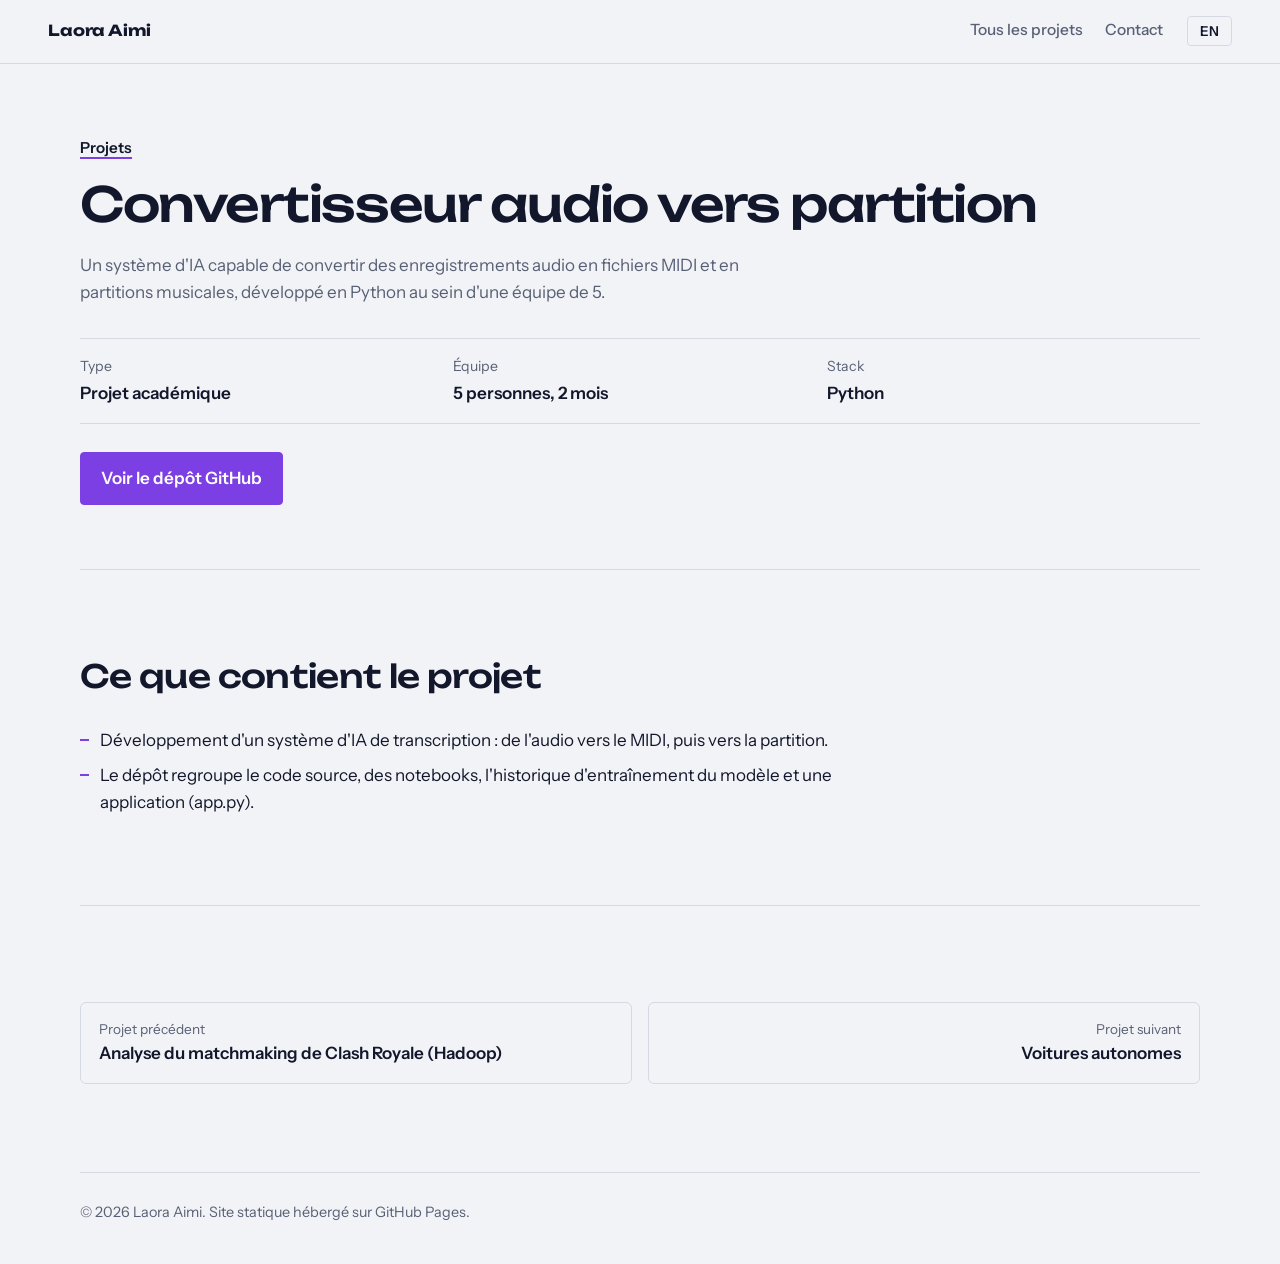
<file: projet-audio-partition.html>
<!DOCTYPE html>
<html lang="fr">
<head>
  <meta charset="utf-8">
  <meta name="viewport" content="width=device-width, initial-scale=1">
  <title data-en="Audio-to-score converter | Laora Aimi">Convertisseur audio vers partition | Laora Aimi</title>
  <meta name="description" content="Un système d&#x27;IA capable de convertir des enregistrements audio en fichiers MIDI et en partitions musicales, développé en Python au sein d&#x27;une équipe de 5.">
  <meta name="color-scheme" content="light dark">
  <link rel="icon" href="data:image/svg+xml,%3Csvg xmlns='http://www.w3.org/2000/svg' viewBox='0 0 64 64'%3E%3Crect width='64' height='64' fill='%237B3FE4'/%3E%3Cpath d='M8 44 L22 44 L30 20 L42 50 L56 18' fill='none' stroke='white' stroke-width='6' stroke-linejoin='round' stroke-linecap='round'/%3E%3C/svg%3E">
  <link rel="preconnect" href="https://fonts.googleapis.com">
  <link rel="preconnect" href="https://fonts.gstatic.com" crossorigin>
  <link href="https://fonts.googleapis.com/css2?family=Instrument+Sans:wght@400;500;600;700&family=Unbounded:wght@500;700&display=swap" rel="stylesheet">
  <link rel="stylesheet" href="style.css">
</head>
<body id="top">
  <a class="skip" href="#contenu" data-en="Skip to content">Aller au contenu</a>

  <header class="bar">
    <a class="brand" href="index.html">Laora Aimi</a>
    <nav aria-label="Navigation principale">
      <a href="index.html#projets" data-en="All projects">Tous les projets</a>
      <a href="index.html#contact">Contact</a>
    </nav>
    <button class="lang" id="lang" type="button" aria-label="Switch to English">EN</button>
  </header>

  <main id="contenu">
    <section class="case-head wrap">
      <p class="crumb"><a class="link" href="index.html#projets" data-en="Projects">Projets</a></p>
      <h1 class="case-title" data-en="Audio-to-score converter">Convertisseur audio vers partition</h1>
      <p class="lead" data-en="An AI system able to convert audio recordings into MIDI files and musical scores, developed in Python within a team of 5.">Un système d&#x27;IA capable de convertir des enregistrements audio en fichiers MIDI et en partitions musicales, développé en Python au sein d&#x27;une équipe de 5.</p>
      <dl class="facts">
        <div><dt data-en="Type">Type</dt><dd data-en="Academic project">Projet académique</dd></div>
        <div><dt data-en="Team">Équipe</dt><dd data-en="5 people, 2 months">5 personnes, 2 mois</dd></div>
        <div><dt data-en="Stack">Stack</dt><dd data-en="Python">Python</dd></div>
      </dl>
      <p class="actions">
        <a class="btn primary" href="https://github.com/ClutchKoenig/Keio_Music_Transcription" target="_blank" rel="noopener" data-en="View the GitHub repository">Voir le dépôt GitHub</a>
      </p>
    </section>

    <section class="sec wrap">
      <h2 data-en="What the project contains">Ce que contient le projet</h2>
      <div class="prose">
        <ul class="plain">
          <li data-en="Development of an AI transcription system: from audio to MIDI, then to a score.">Développement d&#x27;un système d&#x27;IA de transcription : de l&#x27;audio vers le MIDI, puis vers la partition.</li>
          <li data-en="The repository holds the source code, notebooks, the model&#x27;s training history and an application (app.py).">Le dépôt regroupe le code source, des notebooks, l&#x27;historique d&#x27;entraînement du modèle et une application (app.py).</li>
        </ul>
      </div>
    </section>

    <!-- À compléter : captures d'écran, résultats chiffrés, ta contribution personnelle. -->
    <section class="sec wrap">
      <div class="pnav">
        <a class="prev" href="projet-clash-royale.html"><small data-en="Previous project">Projet précédent</small><strong data-en="Clash Royale matchmaking analysis (Hadoop)">Analyse du matchmaking de Clash Royale (Hadoop)</strong></a>
        <a class="next" href="projet-voitures-autonomes.html"><small data-en="Next project">Projet suivant</small><strong data-en="Autonomous cars">Voitures autonomes</strong></a>
      </div>
    </section>
  </main>

  <footer class="wrap foot">
    <span data-en="© 2026 Laora Aimi. Static site hosted on GitHub Pages.">© 2026 Laora Aimi. Site statique hébergé sur GitHub Pages.</span>
  </footer>

  <script src="script.js"></script>
</body>
</html>
</file>
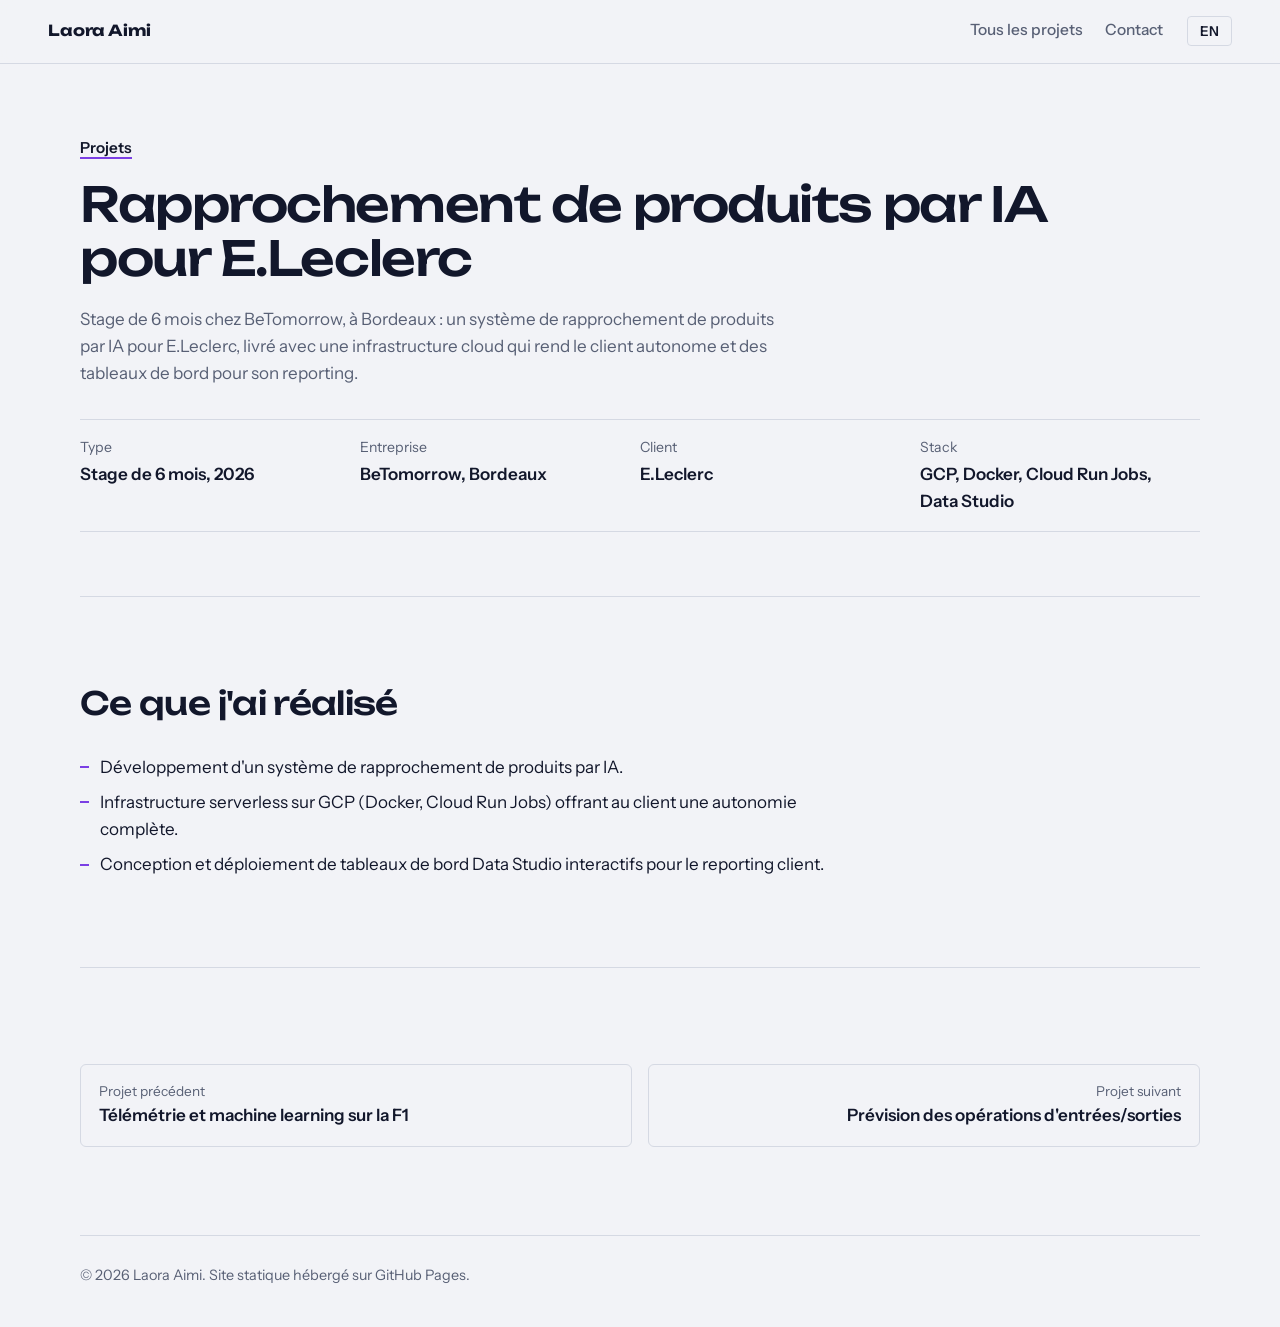
<file: projet-betomorrow.html>
<!DOCTYPE html>
<html lang="fr">
<head>
  <meta charset="utf-8">
  <meta name="viewport" content="width=device-width, initial-scale=1">
  <title data-en="AI product matching for E.Leclerc | Laora Aimi">Rapprochement de produits par IA pour E.Leclerc | Laora Aimi</title>
  <meta name="description" content="Stage de 6 mois chez BeTomorrow, à Bordeaux : un système de rapprochement de produits par IA pour E.Leclerc, livré avec une infrastructure cloud qui rend le client autonome et des tableaux de bord pour son reporting.">
  <meta name="color-scheme" content="light dark">
  <link rel="icon" href="data:image/svg+xml,%3Csvg xmlns='http://www.w3.org/2000/svg' viewBox='0 0 64 64'%3E%3Crect width='64' height='64' fill='%237B3FE4'/%3E%3Cpath d='M8 44 L22 44 L30 20 L42 50 L56 18' fill='none' stroke='white' stroke-width='6' stroke-linejoin='round' stroke-linecap='round'/%3E%3C/svg%3E">
  <link rel="preconnect" href="https://fonts.googleapis.com">
  <link rel="preconnect" href="https://fonts.gstatic.com" crossorigin>
  <link href="https://fonts.googleapis.com/css2?family=Instrument+Sans:wght@400;500;600;700&family=Unbounded:wght@500;700&display=swap" rel="stylesheet">
  <link rel="stylesheet" href="style.css">
</head>
<body id="top">
  <a class="skip" href="#contenu" data-en="Skip to content">Aller au contenu</a>

  <header class="bar">
    <a class="brand" href="index.html">Laora Aimi</a>
    <nav aria-label="Navigation principale">
      <a href="index.html#projets" data-en="All projects">Tous les projets</a>
      <a href="index.html#contact">Contact</a>
    </nav>
    <button class="lang" id="lang" type="button" aria-label="Switch to English">EN</button>
  </header>

  <main id="contenu">
    <section class="case-head wrap">
      <p class="crumb"><a class="link" href="index.html#projets" data-en="Projects">Projets</a></p>
      <h1 class="case-title" data-en="AI product matching for E.Leclerc">Rapprochement de produits par IA pour E.Leclerc</h1>
      <p class="lead" data-en="A 6-month internship at BeTomorrow in Bordeaux: an AI product matching system for E.Leclerc, delivered with a cloud infrastructure that makes the client autonomous and dashboards for its reporting.">Stage de 6 mois chez BeTomorrow, à Bordeaux : un système de rapprochement de produits par IA pour E.Leclerc, livré avec une infrastructure cloud qui rend le client autonome et des tableaux de bord pour son reporting.</p>
      <dl class="facts">
        <div><dt data-en="Type">Type</dt><dd data-en="6-month internship, 2026">Stage de 6 mois, 2026</dd></div>
        <div><dt data-en="Company">Entreprise</dt><dd data-en="BeTomorrow, Bordeaux">BeTomorrow, Bordeaux</dd></div>
        <div><dt data-en="Client">Client</dt><dd data-en="E.Leclerc">E.Leclerc</dd></div>
        <div><dt data-en="Stack">Stack</dt><dd data-en="GCP, Docker, Cloud Run Jobs, Data Studio">GCP, Docker, Cloud Run Jobs, Data Studio</dd></div>
      </dl>
    </section>

    <section class="sec wrap">
      <h2 data-en="What I built">Ce que j&#x27;ai réalisé</h2>
      <div class="prose">
        <ul class="plain">
          <li data-en="Development of an AI-powered product matching system.">Développement d&#x27;un système de rapprochement de produits par IA.</li>
          <li data-en="Serverless infrastructure on GCP (Docker, Cloud Run Jobs) giving the client full autonomy.">Infrastructure serverless sur GCP (Docker, Cloud Run Jobs) offrant au client une autonomie complète.</li>
          <li data-en="Design and deployment of interactive Data Studio dashboards for client reporting.">Conception et déploiement de tableaux de bord Data Studio interactifs pour le reporting client.</li>
        </ul>
      </div>
    </section>

    <!-- À compléter : captures d'écran, résultats chiffrés, ta contribution personnelle. -->
    <section class="sec wrap">
      <div class="pnav">
        <a class="prev" href="projet-telemetrie-ml-f1.html"><small data-en="Previous project">Projet précédent</small><strong data-en="F1 telemetry and machine learning">Télémétrie et machine learning sur la F1</strong></a>
        <a class="next" href="projet-inria.html"><small data-en="Next project">Projet suivant</small><strong data-en="I/O operations forecasting">Prévision des opérations d&#x27;entrées/sorties</strong></a>
      </div>
    </section>
  </main>

  <footer class="wrap foot">
    <span data-en="© 2026 Laora Aimi. Static site hosted on GitHub Pages.">© 2026 Laora Aimi. Site statique hébergé sur GitHub Pages.</span>
  </footer>

  <script src="script.js"></script>
</body>
</html>
</file>
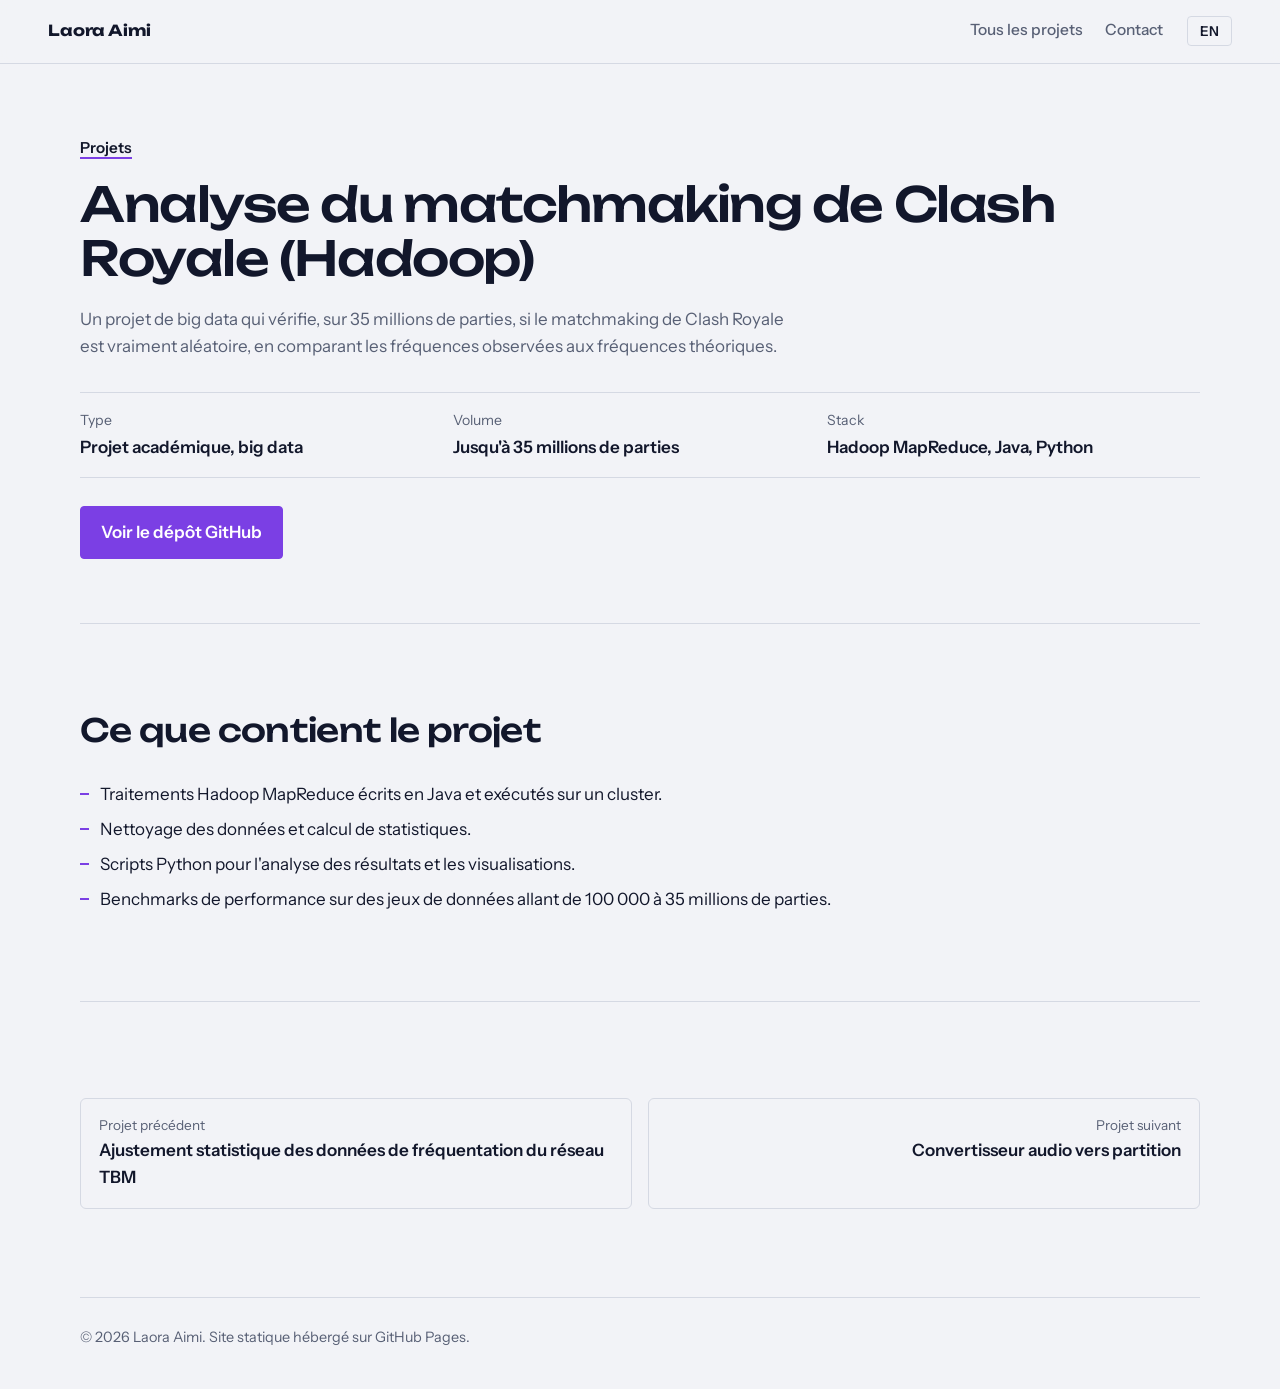
<file: projet-clash-royale.html>
<!DOCTYPE html>
<html lang="fr">
<head>
  <meta charset="utf-8">
  <meta name="viewport" content="width=device-width, initial-scale=1">
  <title data-en="Clash Royale matchmaking analysis (Hadoop) | Laora Aimi">Analyse du matchmaking de Clash Royale (Hadoop) | Laora Aimi</title>
  <meta name="description" content="Un projet de big data qui vérifie, sur 35 millions de parties, si le matchmaking de Clash Royale est vraiment aléatoire, en comparant les fréquences observées aux fréquences théoriques.">
  <meta name="color-scheme" content="light dark">
  <link rel="icon" href="data:image/svg+xml,%3Csvg xmlns='http://www.w3.org/2000/svg' viewBox='0 0 64 64'%3E%3Crect width='64' height='64' fill='%237B3FE4'/%3E%3Cpath d='M8 44 L22 44 L30 20 L42 50 L56 18' fill='none' stroke='white' stroke-width='6' stroke-linejoin='round' stroke-linecap='round'/%3E%3C/svg%3E">
  <link rel="preconnect" href="https://fonts.googleapis.com">
  <link rel="preconnect" href="https://fonts.gstatic.com" crossorigin>
  <link href="https://fonts.googleapis.com/css2?family=Instrument+Sans:wght@400;500;600;700&family=Unbounded:wght@500;700&display=swap" rel="stylesheet">
  <link rel="stylesheet" href="style.css">
</head>
<body id="top">
  <a class="skip" href="#contenu" data-en="Skip to content">Aller au contenu</a>

  <header class="bar">
    <a class="brand" href="index.html">Laora Aimi</a>
    <nav aria-label="Navigation principale">
      <a href="index.html#projets" data-en="All projects">Tous les projets</a>
      <a href="index.html#contact">Contact</a>
    </nav>
    <button class="lang" id="lang" type="button" aria-label="Switch to English">EN</button>
  </header>

  <main id="contenu">
    <section class="case-head wrap">
      <p class="crumb"><a class="link" href="index.html#projets" data-en="Projects">Projets</a></p>
      <h1 class="case-title" data-en="Clash Royale matchmaking analysis (Hadoop)">Analyse du matchmaking de Clash Royale (Hadoop)</h1>
      <p class="lead" data-en="A big data project that checks, over 35 million games, whether Clash Royale&#x27;s matchmaking is really random, by comparing observed frequencies with theoretical ones.">Un projet de big data qui vérifie, sur 35 millions de parties, si le matchmaking de Clash Royale est vraiment aléatoire, en comparant les fréquences observées aux fréquences théoriques.</p>
      <dl class="facts">
        <div><dt data-en="Type">Type</dt><dd data-en="Academic project, big data">Projet académique, big data</dd></div>
        <div><dt data-en="Volume">Volume</dt><dd data-en="Up to 35 million games">Jusqu&#x27;à 35 millions de parties</dd></div>
        <div><dt data-en="Stack">Stack</dt><dd data-en="Hadoop MapReduce, Java, Python">Hadoop MapReduce, Java, Python</dd></div>
      </dl>
      <p class="actions">
        <a class="btn primary" href="https://github.com/jules-maulard/clash-royale-analytics" target="_blank" rel="noopener" data-en="View the GitHub repository">Voir le dépôt GitHub</a>
      </p>
    </section>

    <section class="sec wrap">
      <h2 data-en="What the project contains">Ce que contient le projet</h2>
      <div class="prose">
        <ul class="plain">
          <li data-en="Hadoop MapReduce jobs written in Java and run on a cluster.">Traitements Hadoop MapReduce écrits en Java et exécutés sur un cluster.</li>
          <li data-en="Data cleaning and statistics computation.">Nettoyage des données et calcul de statistiques.</li>
          <li data-en="Python scripts for results analysis and visualisations.">Scripts Python pour l&#x27;analyse des résultats et les visualisations.</li>
          <li data-en="Performance benchmarks on datasets from 100,000 to 35 million games.">Benchmarks de performance sur des jeux de données allant de 100 000 à 35 millions de parties.</li>
        </ul>
      </div>
    </section>

    <!-- À compléter : captures d'écran, résultats chiffrés, ta contribution personnelle. -->
    <section class="sec wrap">
      <div class="pnav">
        <a class="prev" href="projet-tbmouv.html"><small data-en="Previous project">Projet précédent</small><strong data-en="Statistical adjustment of TBM ridership data">Ajustement statistique des données de fréquentation du réseau TBM</strong></a>
        <a class="next" href="projet-audio-partition.html"><small data-en="Next project">Projet suivant</small><strong data-en="Audio-to-score converter">Convertisseur audio vers partition</strong></a>
      </div>
    </section>
  </main>

  <footer class="wrap foot">
    <span data-en="© 2026 Laora Aimi. Static site hosted on GitHub Pages.">© 2026 Laora Aimi. Site statique hébergé sur GitHub Pages.</span>
  </footer>

  <script src="script.js"></script>
</body>
</html>
</file>
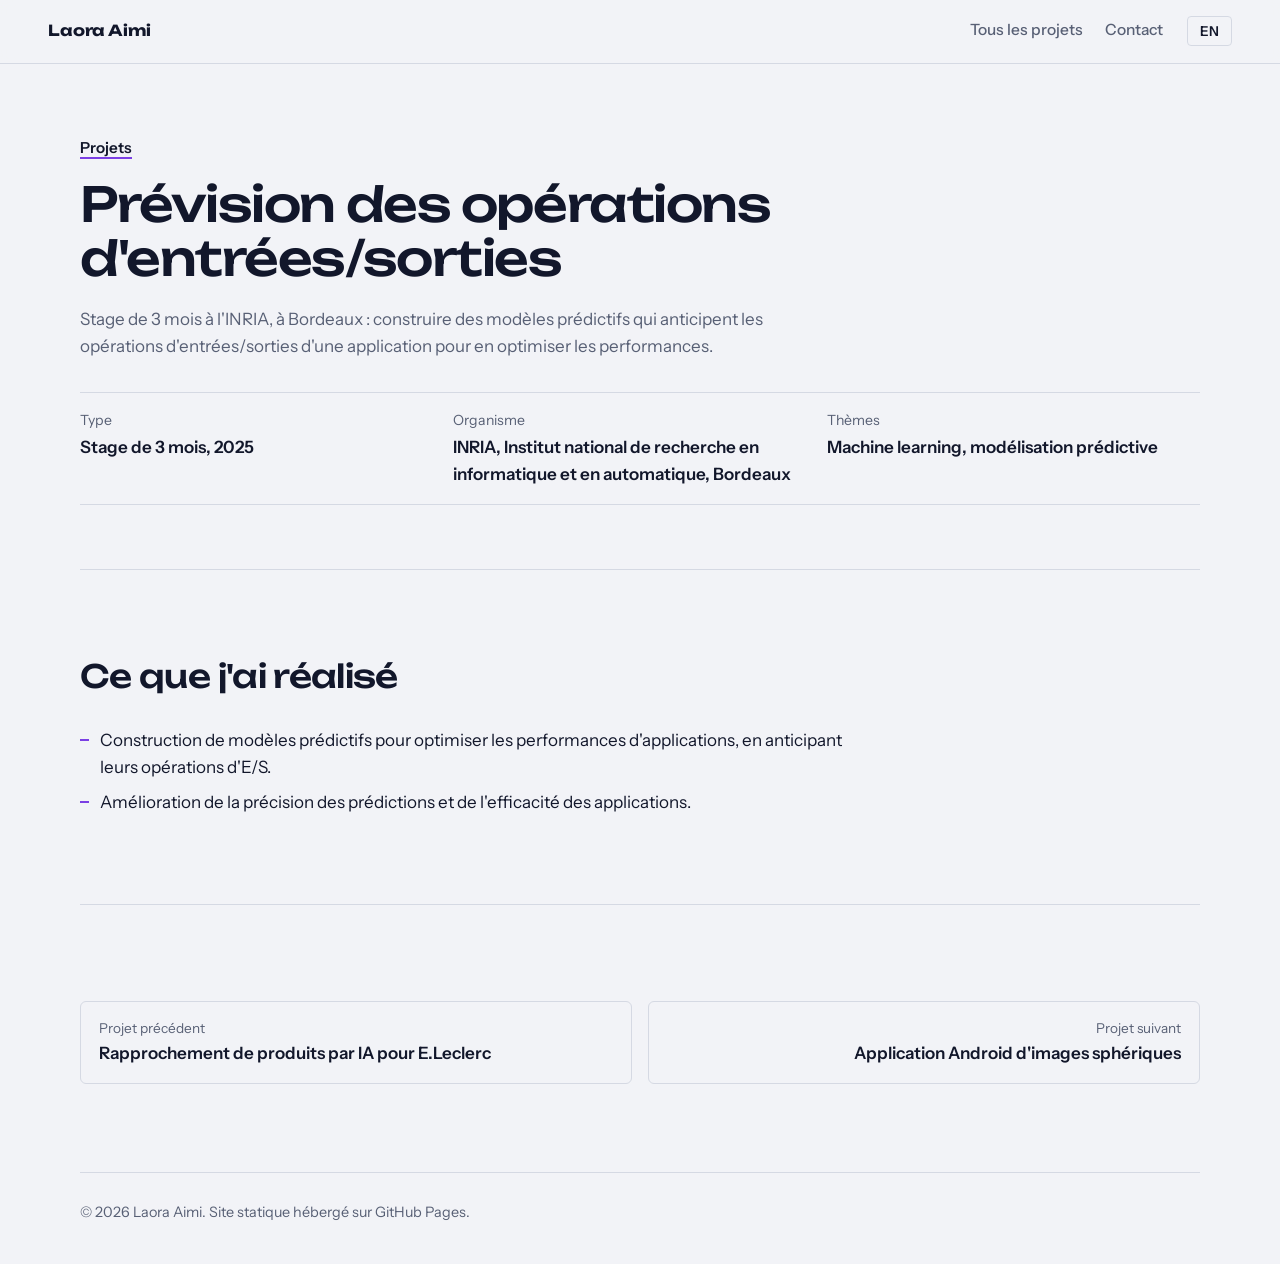
<file: projet-inria.html>
<!DOCTYPE html>
<html lang="fr">
<head>
  <meta charset="utf-8">
  <meta name="viewport" content="width=device-width, initial-scale=1">
  <title data-en="I/O operations forecasting | Laora Aimi">Prévision des opérations d&#x27;entrées/sorties | Laora Aimi</title>
  <meta name="description" content="Stage de 3 mois à l&#x27;INRIA, à Bordeaux : construire des modèles prédictifs qui anticipent les opérations d&#x27;entrées/sorties d&#x27;une application pour en optimiser les performances.">
  <meta name="color-scheme" content="light dark">
  <link rel="icon" href="data:image/svg+xml,%3Csvg xmlns='http://www.w3.org/2000/svg' viewBox='0 0 64 64'%3E%3Crect width='64' height='64' fill='%237B3FE4'/%3E%3Cpath d='M8 44 L22 44 L30 20 L42 50 L56 18' fill='none' stroke='white' stroke-width='6' stroke-linejoin='round' stroke-linecap='round'/%3E%3C/svg%3E">
  <link rel="preconnect" href="https://fonts.googleapis.com">
  <link rel="preconnect" href="https://fonts.gstatic.com" crossorigin>
  <link href="https://fonts.googleapis.com/css2?family=Instrument+Sans:wght@400;500;600;700&family=Unbounded:wght@500;700&display=swap" rel="stylesheet">
  <link rel="stylesheet" href="style.css">
</head>
<body id="top">
  <a class="skip" href="#contenu" data-en="Skip to content">Aller au contenu</a>

  <header class="bar">
    <a class="brand" href="index.html">Laora Aimi</a>
    <nav aria-label="Navigation principale">
      <a href="index.html#projets" data-en="All projects">Tous les projets</a>
      <a href="index.html#contact">Contact</a>
    </nav>
    <button class="lang" id="lang" type="button" aria-label="Switch to English">EN</button>
  </header>

  <main id="contenu">
    <section class="case-head wrap">
      <p class="crumb"><a class="link" href="index.html#projets" data-en="Projects">Projets</a></p>
      <h1 class="case-title" data-en="I/O operations forecasting">Prévision des opérations d&#x27;entrées/sorties</h1>
      <p class="lead" data-en="A 3-month internship at INRIA in Bordeaux: building predictive models that forecast an application&#x27;s I/O operations to optimise its performance.">Stage de 3 mois à l&#x27;INRIA, à Bordeaux : construire des modèles prédictifs qui anticipent les opérations d&#x27;entrées/sorties d&#x27;une application pour en optimiser les performances.</p>
      <dl class="facts">
        <div><dt data-en="Type">Type</dt><dd data-en="3-month internship, 2025">Stage de 3 mois, 2025</dd></div>
        <div><dt data-en="Institution">Organisme</dt><dd data-en="INRIA, French National Institute for Research in Digital Science and Technology, Bordeaux">INRIA, Institut national de recherche en informatique et en automatique, Bordeaux</dd></div>
        <div><dt data-en="Topics">Thèmes</dt><dd data-en="Machine learning, predictive modelling">Machine learning, modélisation prédictive</dd></div>
      </dl>
    </section>

    <section class="sec wrap">
      <h2 data-en="What I did">Ce que j&#x27;ai réalisé</h2>
      <div class="prose">
        <ul class="plain">
          <li data-en="Building predictive models to optimise application performance by forecasting I/O operations.">Construction de modèles prédictifs pour optimiser les performances d&#x27;applications, en anticipant leurs opérations d&#x27;E/S.</li>
          <li data-en="Improved prediction accuracy and application efficiency.">Amélioration de la précision des prédictions et de l&#x27;efficacité des applications.</li>
        </ul>
      </div>
    </section>

    <!-- À compléter : captures d'écran, résultats chiffrés, ta contribution personnelle. -->
    <section class="sec wrap">
      <div class="pnav">
        <a class="prev" href="projet-betomorrow.html"><small data-en="Previous project">Projet précédent</small><strong data-en="AI product matching for E.Leclerc">Rapprochement de produits par IA pour E.Leclerc</strong></a>
        <a class="next" href="projet-loria.html"><small data-en="Next project">Projet suivant</small><strong data-en="Android app for spherical images">Application Android d&#x27;images sphériques</strong></a>
      </div>
    </section>
  </main>

  <footer class="wrap foot">
    <span data-en="© 2026 Laora Aimi. Static site hosted on GitHub Pages.">© 2026 Laora Aimi. Site statique hébergé sur GitHub Pages.</span>
  </footer>

  <script src="script.js"></script>
</body>
</html>
</file>
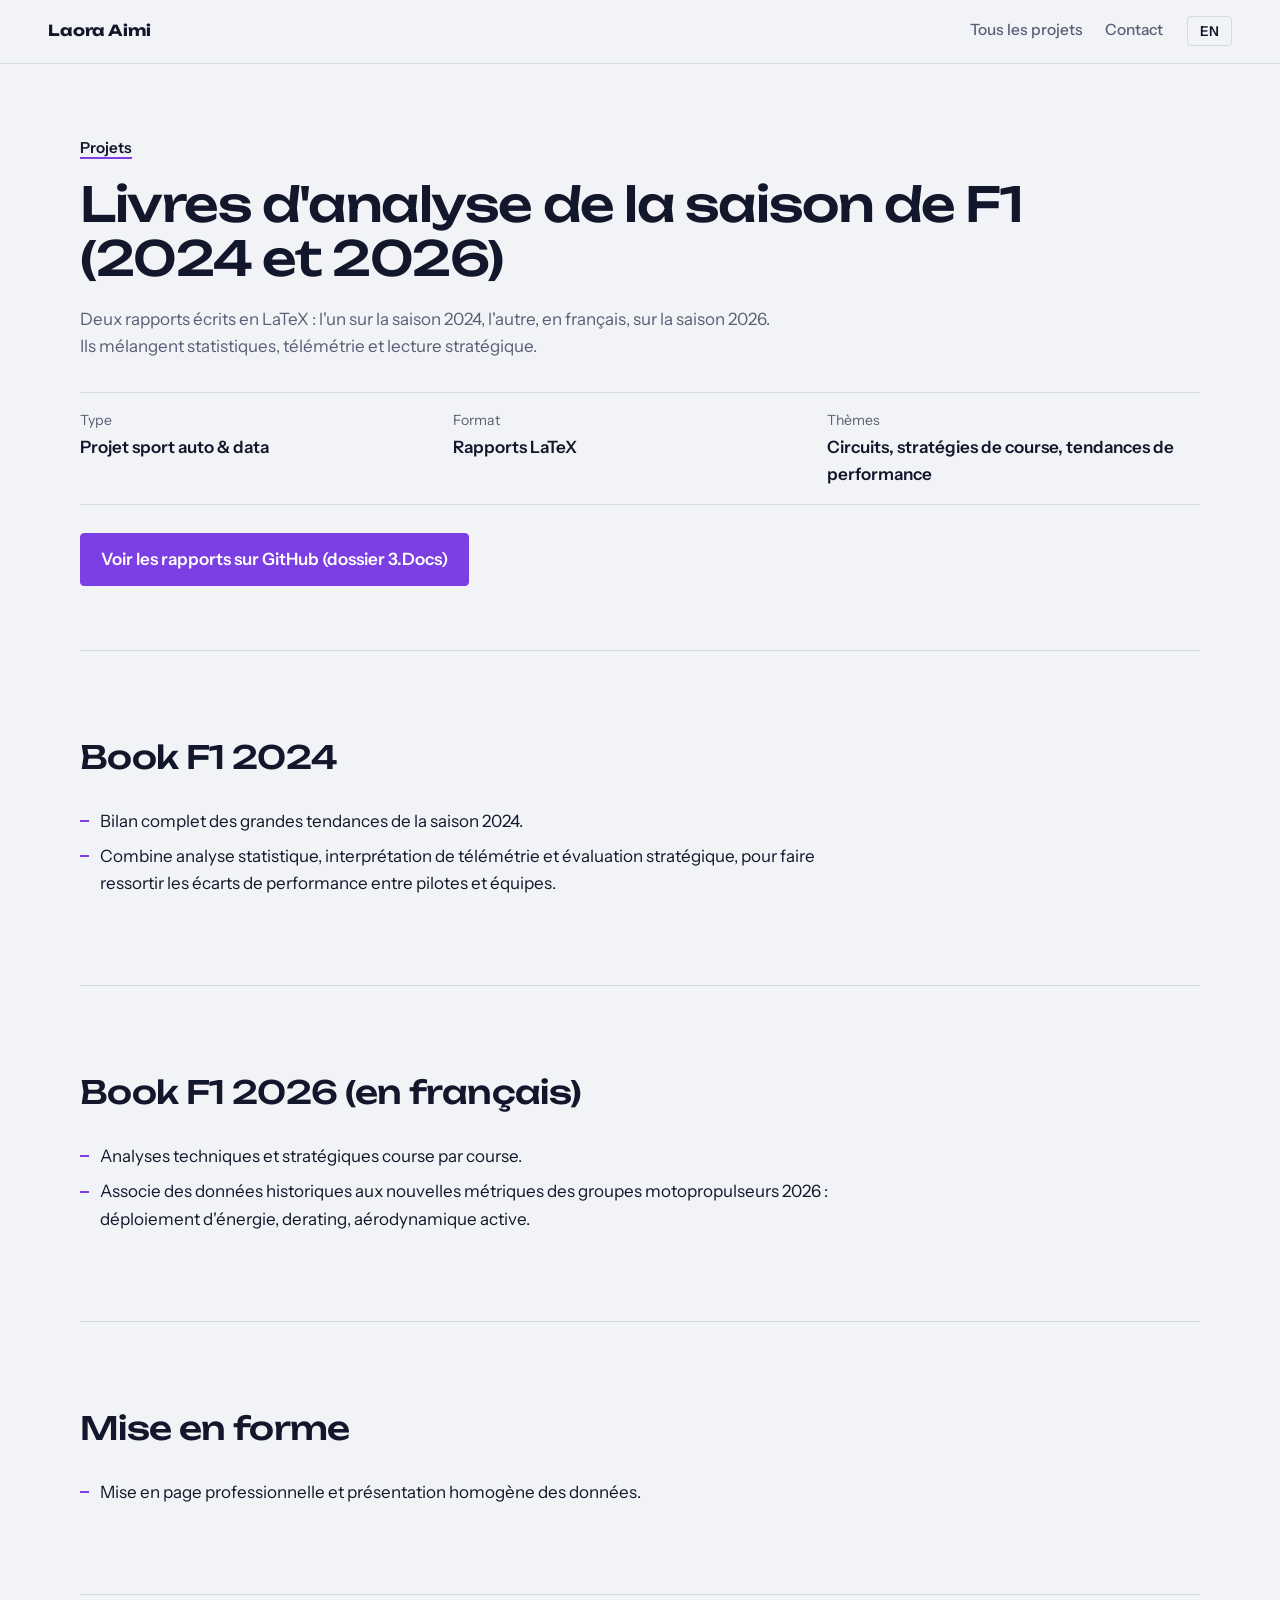
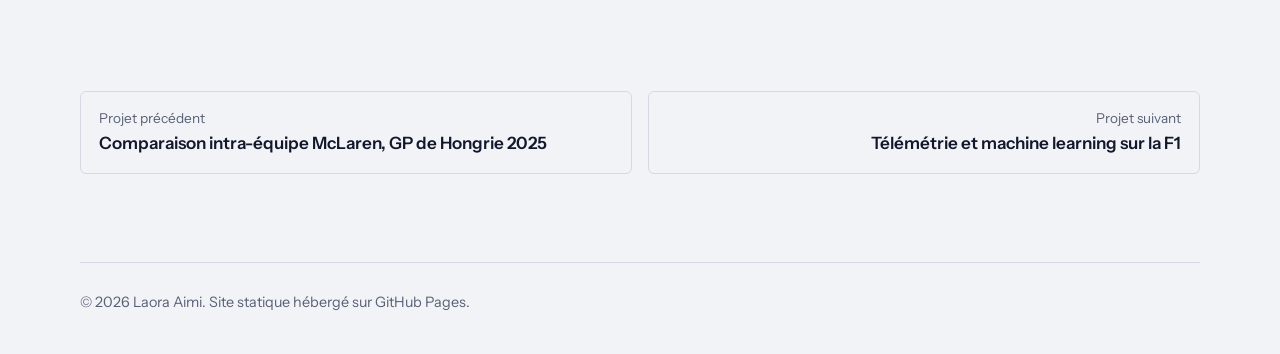
<file: projet-livres-f1.html>
<!DOCTYPE html>
<html lang="fr">
<head>
  <meta charset="utf-8">
  <meta name="viewport" content="width=device-width, initial-scale=1">
  <title data-en="F1 season analysis books (2024 and 2026) | Laora Aimi">Livres d&#x27;analyse de la saison de F1 (2024 et 2026) | Laora Aimi</title>
  <meta name="description" content="Deux rapports écrits en LaTeX : l&#x27;un sur la saison 2024, l&#x27;autre, en français, sur la saison 2026. Ils mélangent statistiques, télémétrie et lecture stratégique.">
  <meta name="color-scheme" content="light dark">
  <link rel="icon" href="data:image/svg+xml,%3Csvg xmlns='http://www.w3.org/2000/svg' viewBox='0 0 64 64'%3E%3Crect width='64' height='64' fill='%237B3FE4'/%3E%3Cpath d='M8 44 L22 44 L30 20 L42 50 L56 18' fill='none' stroke='white' stroke-width='6' stroke-linejoin='round' stroke-linecap='round'/%3E%3C/svg%3E">
  <link rel="preconnect" href="https://fonts.googleapis.com">
  <link rel="preconnect" href="https://fonts.gstatic.com" crossorigin>
  <link href="https://fonts.googleapis.com/css2?family=Instrument+Sans:wght@400;500;600;700&family=Unbounded:wght@500;700&display=swap" rel="stylesheet">
  <link rel="stylesheet" href="style.css">
</head>
<body id="top">
  <a class="skip" href="#contenu" data-en="Skip to content">Aller au contenu</a>

  <header class="bar">
    <a class="brand" href="index.html">Laora Aimi</a>
    <nav aria-label="Navigation principale">
      <a href="index.html#projets" data-en="All projects">Tous les projets</a>
      <a href="index.html#contact">Contact</a>
    </nav>
    <button class="lang" id="lang" type="button" aria-label="Switch to English">EN</button>
  </header>

  <main id="contenu">
    <section class="case-head wrap">
      <p class="crumb"><a class="link" href="index.html#projets" data-en="Projects">Projets</a></p>
      <h1 class="case-title" data-en="F1 season analysis books (2024 and 2026)">Livres d&#x27;analyse de la saison de F1 (2024 et 2026)</h1>
      <p class="lead" data-en="Two reports written in LaTeX: one on the 2024 season, and one, in French, on the 2026 season. They blend statistics, telemetry and strategic reading.">Deux rapports écrits en LaTeX : l&#x27;un sur la saison 2024, l&#x27;autre, en français, sur la saison 2026. Ils mélangent statistiques, télémétrie et lecture stratégique.</p>
      <dl class="facts">
        <div><dt data-en="Type">Type</dt><dd data-en="Motorsport &amp; data project">Projet sport auto &amp; data</dd></div>
        <div><dt data-en="Format">Format</dt><dd data-en="LaTeX reports">Rapports LaTeX</dd></div>
        <div><dt data-en="Topics">Thèmes</dt><dd data-en="Circuits, race strategies, performance trends">Circuits, stratégies de course, tendances de performance</dd></div>
      </dl>
      <p class="actions">
        <a class="btn primary" href="https://github.com/Laoraa/F1_Data_Analysis/tree/main/3.Docs" target="_blank" rel="noopener" data-en="View the reports on GitHub (3.Docs folder)">Voir les rapports sur GitHub (dossier 3.Docs)</a>
      </p>
    </section>

    <section class="sec wrap">
      <h2 data-en="Book F1 2024">Book F1 2024</h2>
      <div class="prose">
        <ul class="plain">
          <li data-en="A comprehensive review of the main patterns of the 2024 season.">Bilan complet des grandes tendances de la saison 2024.</li>
          <li data-en="Combines statistical analysis, telemetry interpretation and strategic evaluation to highlight performance differences between drivers and teams.">Combine analyse statistique, interprétation de télémétrie et évaluation stratégique, pour faire ressortir les écarts de performance entre pilotes et équipes.</li>
        </ul>
      </div>
    </section>

    <section class="sec wrap">
      <h2 data-en="Book F1 2026 (in French)">Book F1 2026 (en français)</h2>
      <div class="prose">
        <ul class="plain">
          <li data-en="Technical and strategic race-by-race analyses.">Analyses techniques et stratégiques course par course.</li>
          <li data-en="Blends historical data with the new 2026 power unit metrics: energy deployment, derating and active aerodynamics.">Associe des données historiques aux nouvelles métriques des groupes motopropulseurs 2026 : déploiement d&#x27;énergie, derating, aérodynamique active.</li>
        </ul>
      </div>
    </section>

    <section class="sec wrap">
      <h2 data-en="Presentation">Mise en forme</h2>
      <div class="prose">
        <ul class="plain">
          <li data-en="Professional layout and consistent data presentation.">Mise en page professionnelle et présentation homogène des données.</li>
        </ul>
      </div>
    </section>

    <!-- À compléter : captures d'écran, résultats chiffrés, ta contribution personnelle. -->
    <section class="sec wrap">
      <div class="pnav">
        <a class="prev" href="projet-mclaren-hongrie.html"><small data-en="Previous project">Projet précédent</small><strong data-en="McLaren intra-team comparison, 2025 Hungarian GP">Comparaison intra-équipe McLaren, GP de Hongrie 2025</strong></a>
        <a class="next" href="projet-telemetrie-ml-f1.html"><small data-en="Next project">Projet suivant</small><strong data-en="F1 telemetry and machine learning">Télémétrie et machine learning sur la F1</strong></a>
      </div>
    </section>
  </main>

  <footer class="wrap foot">
    <span data-en="© 2026 Laora Aimi. Static site hosted on GitHub Pages.">© 2026 Laora Aimi. Site statique hébergé sur GitHub Pages.</span>
  </footer>

  <script src="script.js"></script>
</body>
</html>
</file>
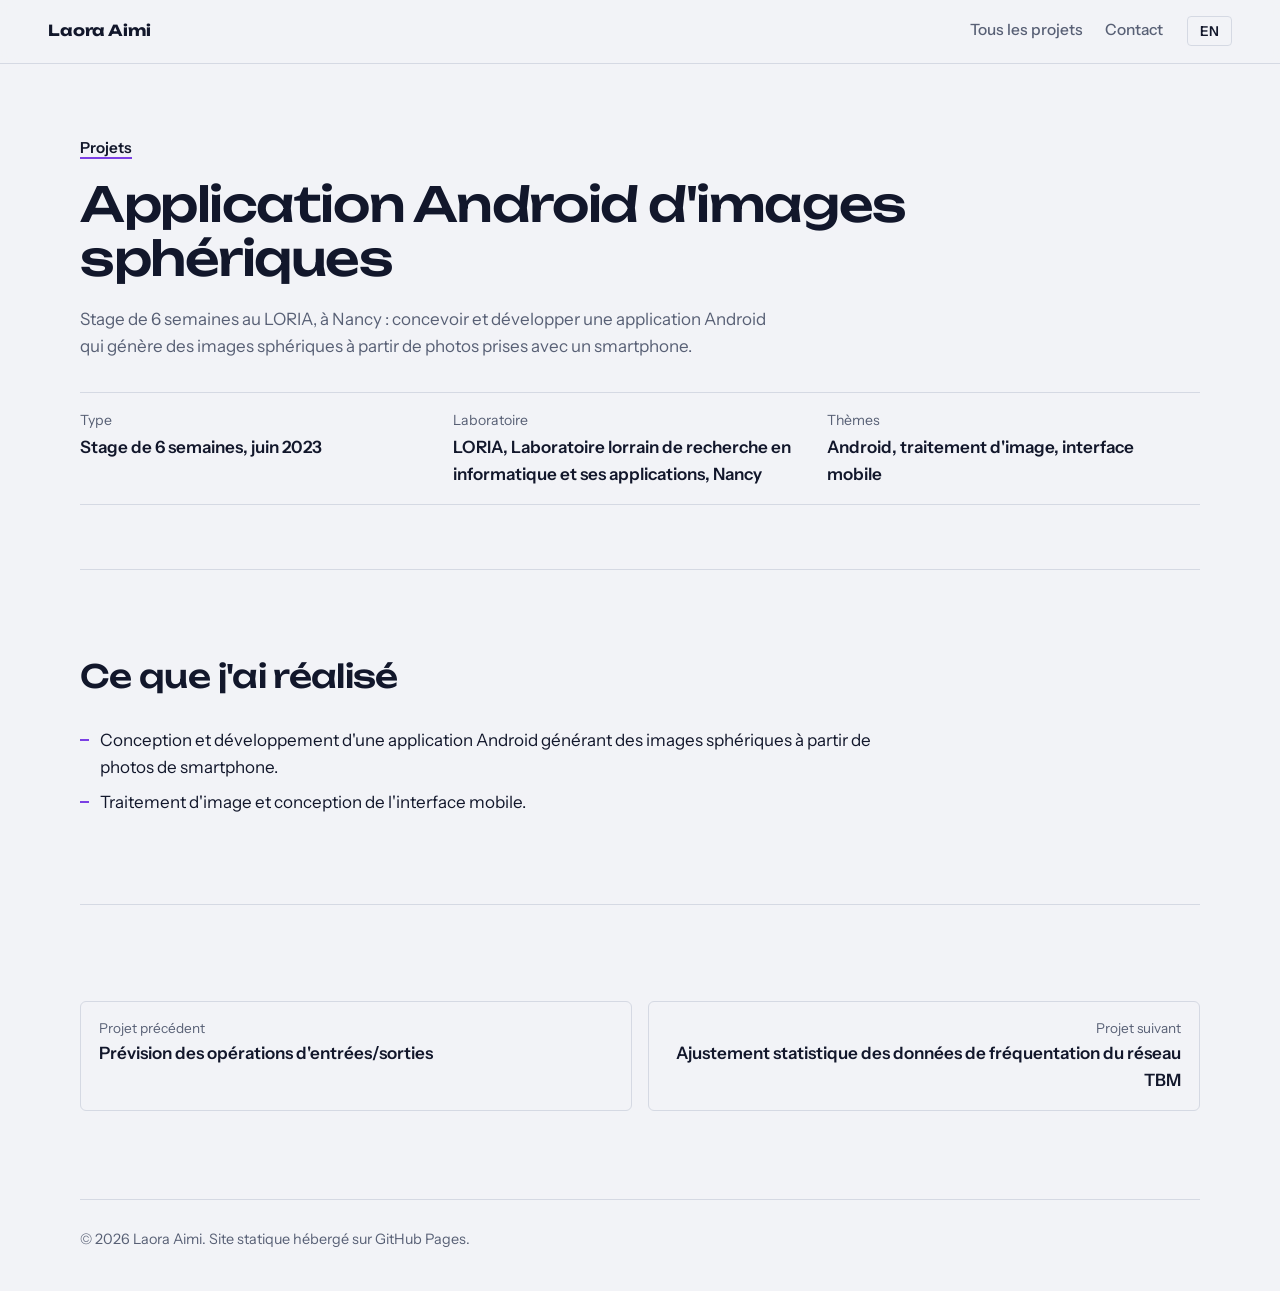
<file: projet-loria.html>
<!DOCTYPE html>
<html lang="fr">
<head>
  <meta charset="utf-8">
  <meta name="viewport" content="width=device-width, initial-scale=1">
  <title data-en="Android app for spherical images | Laora Aimi">Application Android d&#x27;images sphériques | Laora Aimi</title>
  <meta name="description" content="Stage de 6 semaines au LORIA, à Nancy : concevoir et développer une application Android qui génère des images sphériques à partir de photos prises avec un smartphone.">
  <meta name="color-scheme" content="light dark">
  <link rel="icon" href="data:image/svg+xml,%3Csvg xmlns='http://www.w3.org/2000/svg' viewBox='0 0 64 64'%3E%3Crect width='64' height='64' fill='%237B3FE4'/%3E%3Cpath d='M8 44 L22 44 L30 20 L42 50 L56 18' fill='none' stroke='white' stroke-width='6' stroke-linejoin='round' stroke-linecap='round'/%3E%3C/svg%3E">
  <link rel="preconnect" href="https://fonts.googleapis.com">
  <link rel="preconnect" href="https://fonts.gstatic.com" crossorigin>
  <link href="https://fonts.googleapis.com/css2?family=Instrument+Sans:wght@400;500;600;700&family=Unbounded:wght@500;700&display=swap" rel="stylesheet">
  <link rel="stylesheet" href="style.css">
</head>
<body id="top">
  <a class="skip" href="#contenu" data-en="Skip to content">Aller au contenu</a>

  <header class="bar">
    <a class="brand" href="index.html">Laora Aimi</a>
    <nav aria-label="Navigation principale">
      <a href="index.html#projets" data-en="All projects">Tous les projets</a>
      <a href="index.html#contact">Contact</a>
    </nav>
    <button class="lang" id="lang" type="button" aria-label="Switch to English">EN</button>
  </header>

  <main id="contenu">
    <section class="case-head wrap">
      <p class="crumb"><a class="link" href="index.html#projets" data-en="Projects">Projets</a></p>
      <h1 class="case-title" data-en="Android app for spherical images">Application Android d&#x27;images sphériques</h1>
      <p class="lead" data-en="A 6-week internship at LORIA in Nancy: designing and developing an Android app that generates spherical images from smartphone photos.">Stage de 6 semaines au LORIA, à Nancy : concevoir et développer une application Android qui génère des images sphériques à partir de photos prises avec un smartphone.</p>
      <dl class="facts">
        <div><dt data-en="Type">Type</dt><dd data-en="6-week internship, June 2023">Stage de 6 semaines, juin 2023</dd></div>
        <div><dt data-en="Lab">Laboratoire</dt><dd data-en="LORIA, Lorraine Research Laboratory in Computer Science and its Applications, Nancy">LORIA, Laboratoire lorrain de recherche en informatique et ses applications, Nancy</dd></div>
        <div><dt data-en="Topics">Thèmes</dt><dd data-en="Android, image processing, mobile UI">Android, traitement d&#x27;image, interface mobile</dd></div>
      </dl>
    </section>

    <section class="sec wrap">
      <h2 data-en="What I did">Ce que j&#x27;ai réalisé</h2>
      <div class="prose">
        <ul class="plain">
          <li data-en="Design and development of an Android app generating spherical images from smartphone photos.">Conception et développement d&#x27;une application Android générant des images sphériques à partir de photos de smartphone.</li>
          <li data-en="Image processing and mobile UI design.">Traitement d&#x27;image et conception de l&#x27;interface mobile.</li>
        </ul>
      </div>
    </section>

    <!-- À compléter : captures d'écran, résultats chiffrés, ta contribution personnelle. -->
    <section class="sec wrap">
      <div class="pnav">
        <a class="prev" href="projet-inria.html"><small data-en="Previous project">Projet précédent</small><strong data-en="I/O operations forecasting">Prévision des opérations d&#x27;entrées/sorties</strong></a>
        <a class="next" href="projet-tbmouv.html"><small data-en="Next project">Projet suivant</small><strong data-en="Statistical adjustment of TBM ridership data">Ajustement statistique des données de fréquentation du réseau TBM</strong></a>
      </div>
    </section>
  </main>

  <footer class="wrap foot">
    <span data-en="© 2026 Laora Aimi. Static site hosted on GitHub Pages.">© 2026 Laora Aimi. Site statique hébergé sur GitHub Pages.</span>
  </footer>

  <script src="script.js"></script>
</body>
</html>
</file>
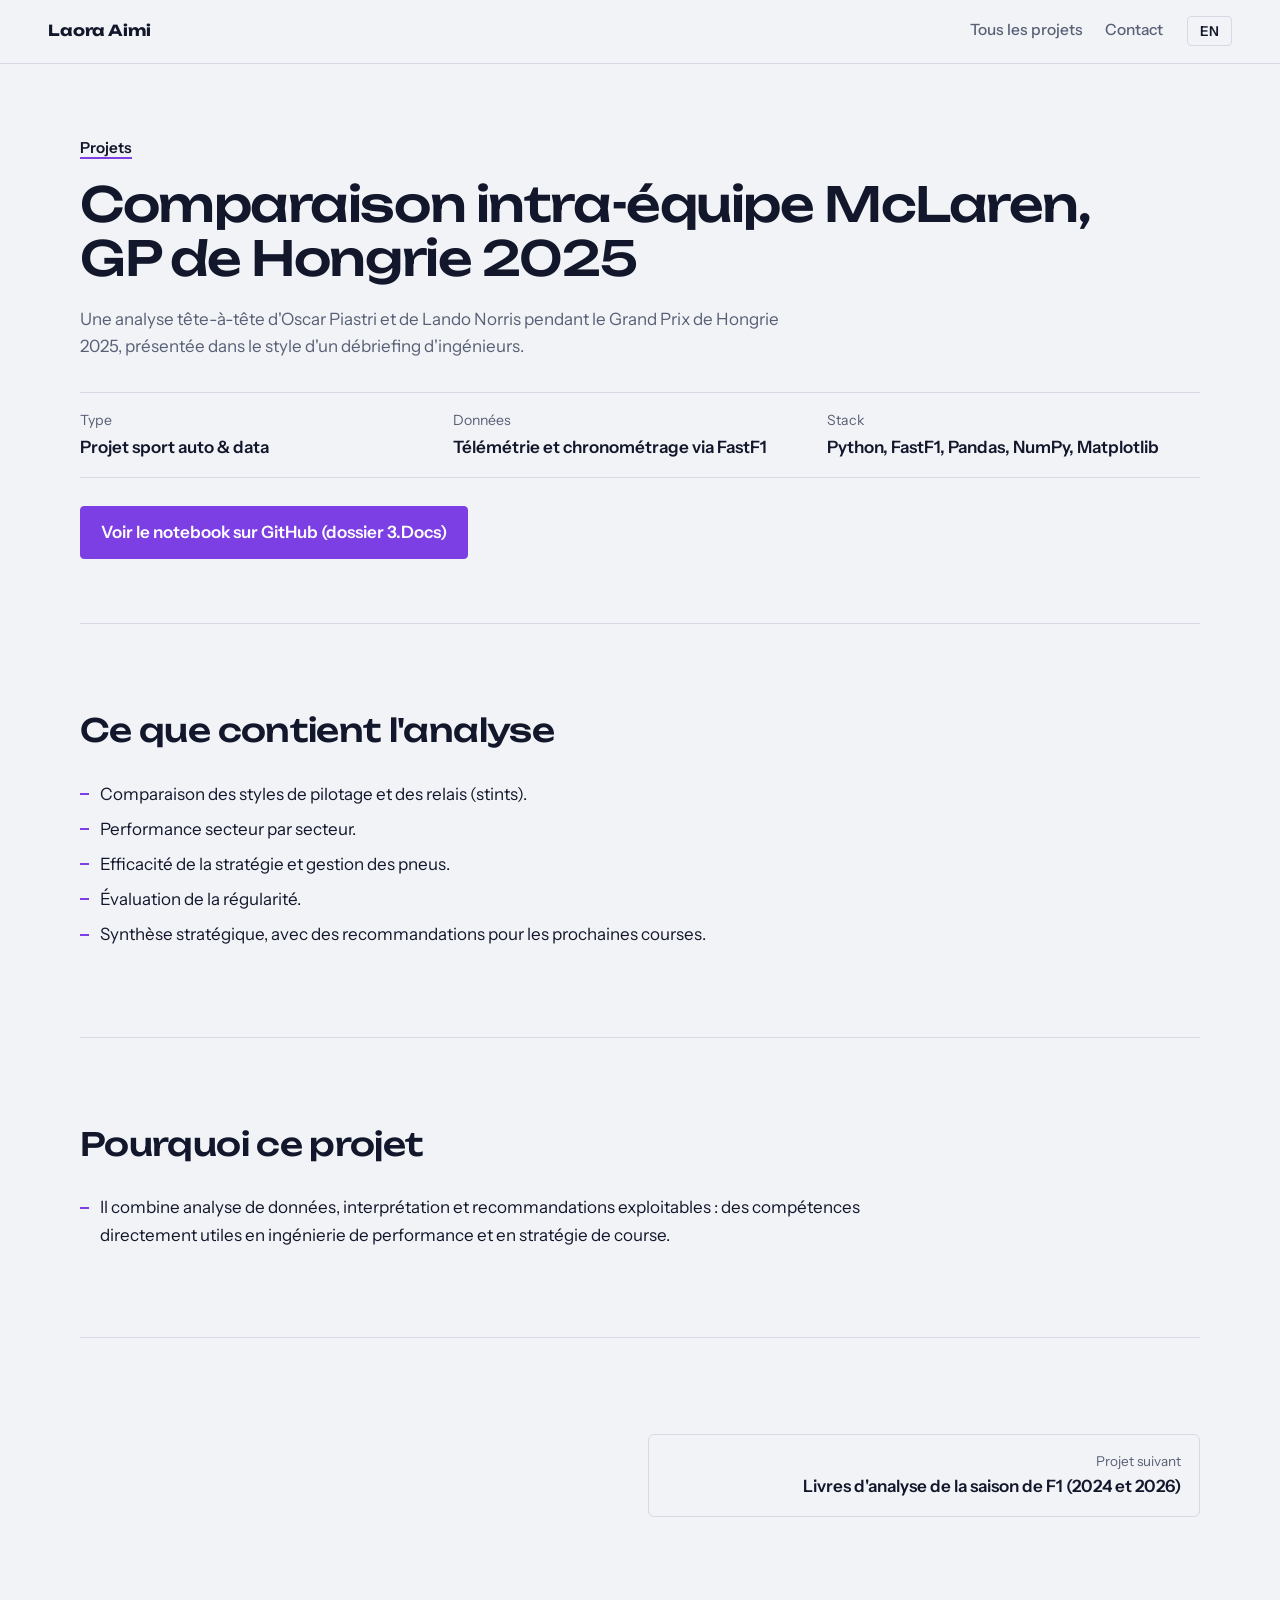
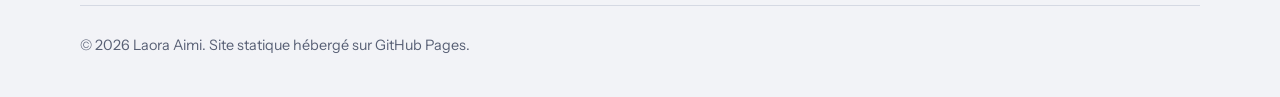
<file: projet-mclaren-hongrie.html>
<!DOCTYPE html>
<html lang="fr">
<head>
  <meta charset="utf-8">
  <meta name="viewport" content="width=device-width, initial-scale=1">
  <title data-en="McLaren intra-team comparison, 2025 Hungarian GP | Laora Aimi">Comparaison intra-équipe McLaren, GP de Hongrie 2025 | Laora Aimi</title>
  <meta name="description" content="Une analyse tête-à-tête d&#x27;Oscar Piastri et de Lando Norris pendant le Grand Prix de Hongrie 2025, présentée dans le style d&#x27;un débriefing d&#x27;ingénieurs.">
  <meta name="color-scheme" content="light dark">
  <link rel="icon" href="data:image/svg+xml,%3Csvg xmlns='http://www.w3.org/2000/svg' viewBox='0 0 64 64'%3E%3Crect width='64' height='64' fill='%237B3FE4'/%3E%3Cpath d='M8 44 L22 44 L30 20 L42 50 L56 18' fill='none' stroke='white' stroke-width='6' stroke-linejoin='round' stroke-linecap='round'/%3E%3C/svg%3E">
  <link rel="preconnect" href="https://fonts.googleapis.com">
  <link rel="preconnect" href="https://fonts.gstatic.com" crossorigin>
  <link href="https://fonts.googleapis.com/css2?family=Instrument+Sans:wght@400;500;600;700&family=Unbounded:wght@500;700&display=swap" rel="stylesheet">
  <link rel="stylesheet" href="style.css">
</head>
<body id="top">
  <a class="skip" href="#contenu" data-en="Skip to content">Aller au contenu</a>

  <header class="bar">
    <a class="brand" href="index.html">Laora Aimi</a>
    <nav aria-label="Navigation principale">
      <a href="index.html#projets" data-en="All projects">Tous les projets</a>
      <a href="index.html#contact">Contact</a>
    </nav>
    <button class="lang" id="lang" type="button" aria-label="Switch to English">EN</button>
  </header>

  <main id="contenu">
    <section class="case-head wrap">
      <p class="crumb"><a class="link" href="index.html#projets" data-en="Projects">Projets</a></p>
      <h1 class="case-title" data-en="McLaren intra-team comparison, 2025 Hungarian GP">Comparaison intra-équipe McLaren, GP de Hongrie 2025</h1>
      <p class="lead" data-en="A head-to-head analysis of Oscar Piastri and Lando Norris during the 2025 Hungarian Grand Prix, presented in the style of an engineering debrief.">Une analyse tête-à-tête d&#x27;Oscar Piastri et de Lando Norris pendant le Grand Prix de Hongrie 2025, présentée dans le style d&#x27;un débriefing d&#x27;ingénieurs.</p>
      <dl class="facts">
        <div><dt data-en="Type">Type</dt><dd data-en="Motorsport &amp; data project">Projet sport auto &amp; data</dd></div>
        <div><dt data-en="Data">Données</dt><dd data-en="Telemetry and timing through FastF1">Télémétrie et chronométrage via FastF1</dd></div>
        <div><dt data-en="Stack">Stack</dt><dd data-en="Python, FastF1, Pandas, NumPy, Matplotlib">Python, FastF1, Pandas, NumPy, Matplotlib</dd></div>
      </dl>
      <p class="actions">
        <a class="btn primary" href="https://github.com/Laoraa/F1_Data_Analysis/tree/main/3.Docs" target="_blank" rel="noopener" data-en="View the notebook on GitHub (3.Docs folder)">Voir le notebook sur GitHub (dossier 3.Docs)</a>
      </p>
    </section>

    <section class="sec wrap">
      <h2 data-en="What the analysis covers">Ce que contient l&#x27;analyse</h2>
      <div class="prose">
        <ul class="plain">
          <li data-en="Comparison of driving styles and stints.">Comparaison des styles de pilotage et des relais (stints).</li>
          <li data-en="Sector-by-sector performance.">Performance secteur par secteur.</li>
          <li data-en="Strategic effectiveness and tyre management.">Efficacité de la stratégie et gestion des pneus.</li>
          <li data-en="Consistency assessment.">Évaluation de la régularité.</li>
          <li data-en="Strategic synthesis, with recommendations for future races.">Synthèse stratégique, avec des recommandations pour les prochaines courses.</li>
        </ul>
      </div>
    </section>

    <section class="sec wrap">
      <h2 data-en="Why this project">Pourquoi ce projet</h2>
      <div class="prose">
        <ul class="plain">
          <li data-en="It combines data analysis, interpretation and actionable recommendations: skills that apply directly to performance engineering and race strategy.">Il combine analyse de données, interprétation et recommandations exploitables : des compétences directement utiles en ingénierie de performance et en stratégie de course.</li>
        </ul>
      </div>
    </section>

    <!-- À compléter : captures d'écran, résultats chiffrés, ta contribution personnelle. -->
    <section class="sec wrap">
      <div class="pnav">
        <a class="next" href="projet-livres-f1.html"><small data-en="Next project">Projet suivant</small><strong data-en="F1 season analysis books (2024 and 2026)">Livres d&#x27;analyse de la saison de F1 (2024 et 2026)</strong></a>
      </div>
    </section>
  </main>

  <footer class="wrap foot">
    <span data-en="© 2026 Laora Aimi. Static site hosted on GitHub Pages.">© 2026 Laora Aimi. Site statique hébergé sur GitHub Pages.</span>
  </footer>

  <script src="script.js"></script>
</body>
</html>
</file>
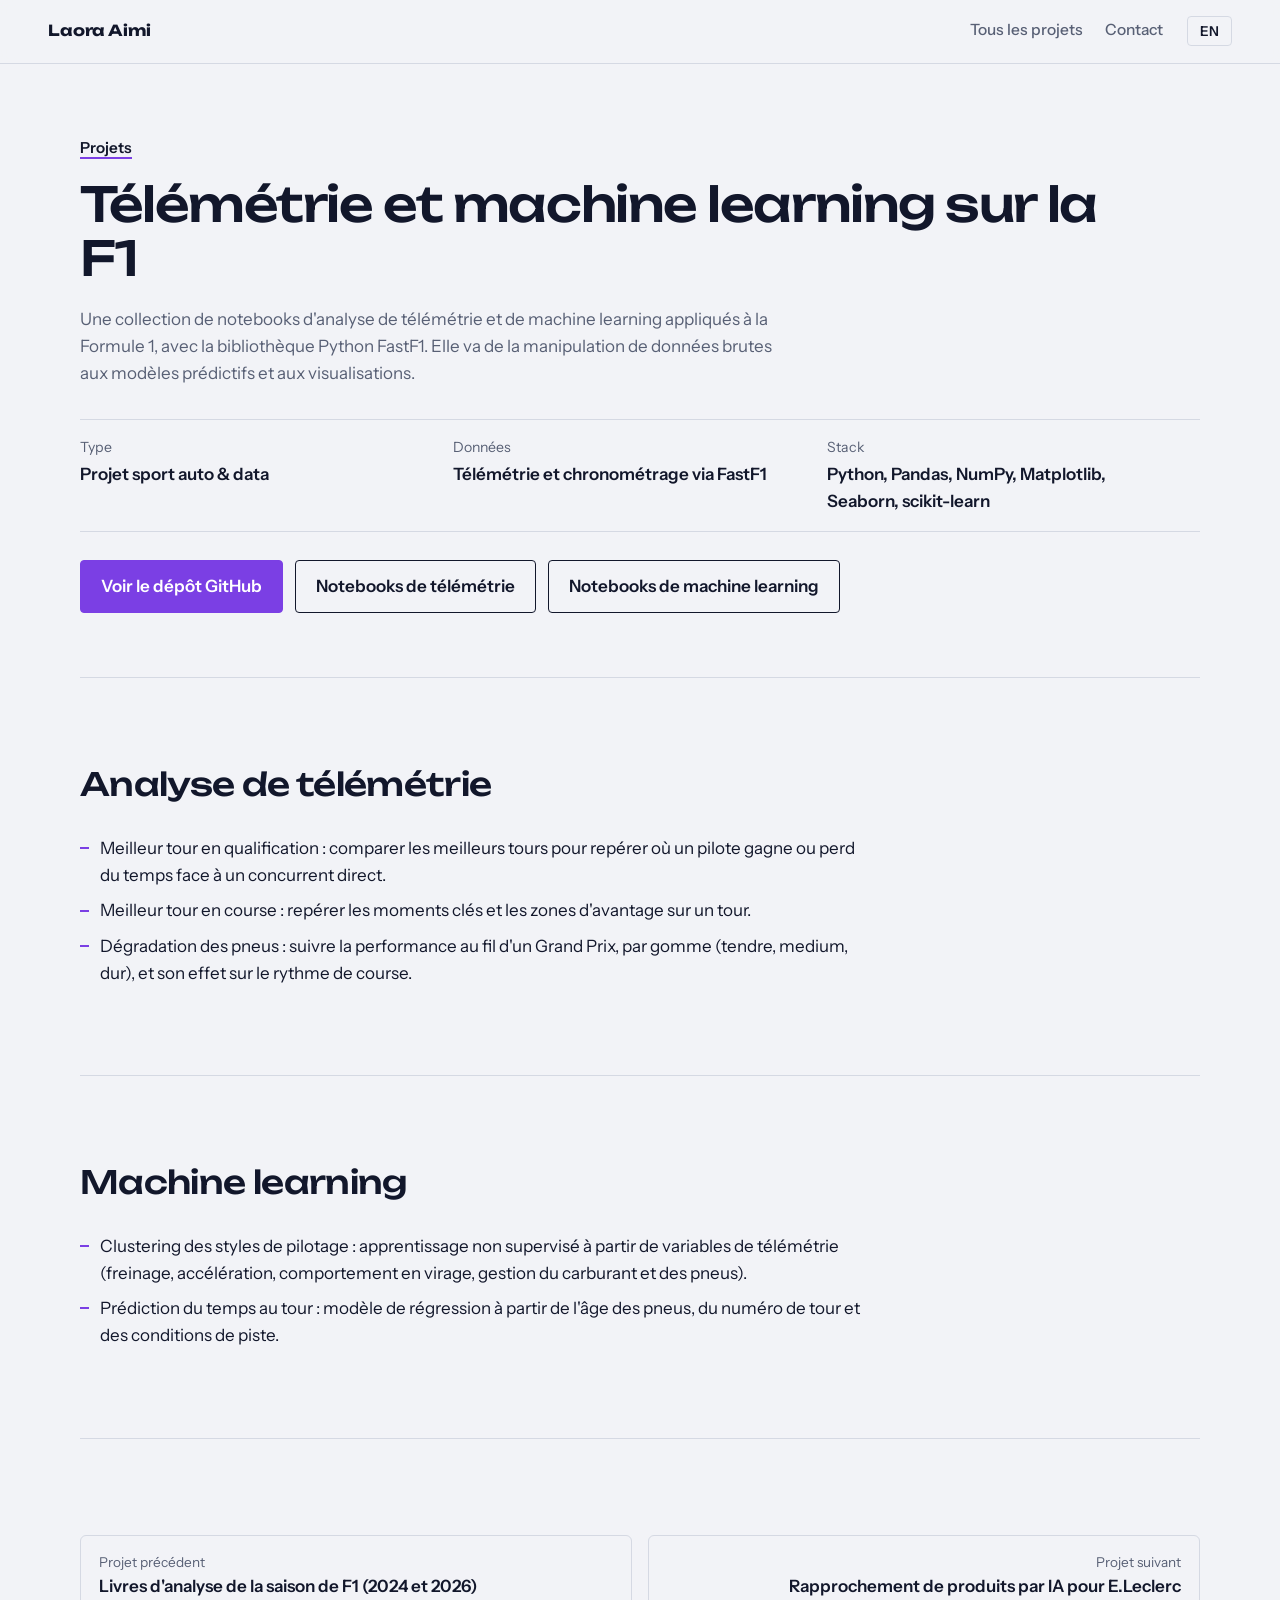
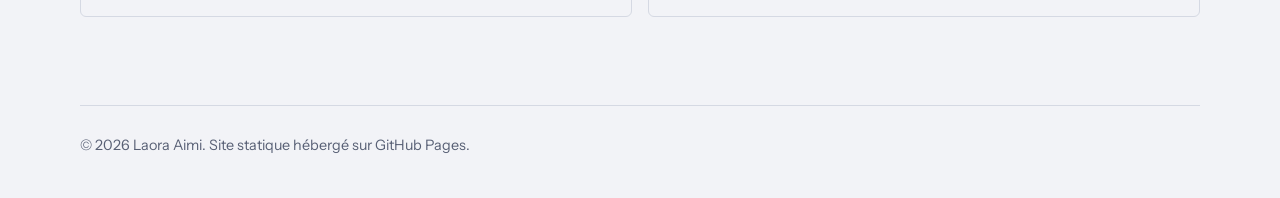
<file: projet-telemetrie-ml-f1.html>
<!DOCTYPE html>
<html lang="fr">
<head>
  <meta charset="utf-8">
  <meta name="viewport" content="width=device-width, initial-scale=1">
  <title data-en="F1 telemetry and machine learning | Laora Aimi">Télémétrie et machine learning sur la F1 | Laora Aimi</title>
  <meta name="description" content="Une collection de notebooks d&#x27;analyse de télémétrie et de machine learning appliqués à la Formule 1, avec la bibliothèque Python FastF1. Elle va de la manipulation de données brutes aux modèles prédictifs et aux visualisations.">
  <meta name="color-scheme" content="light dark">
  <link rel="icon" href="data:image/svg+xml,%3Csvg xmlns='http://www.w3.org/2000/svg' viewBox='0 0 64 64'%3E%3Crect width='64' height='64' fill='%237B3FE4'/%3E%3Cpath d='M8 44 L22 44 L30 20 L42 50 L56 18' fill='none' stroke='white' stroke-width='6' stroke-linejoin='round' stroke-linecap='round'/%3E%3C/svg%3E">
  <link rel="preconnect" href="https://fonts.googleapis.com">
  <link rel="preconnect" href="https://fonts.gstatic.com" crossorigin>
  <link href="https://fonts.googleapis.com/css2?family=Instrument+Sans:wght@400;500;600;700&family=Unbounded:wght@500;700&display=swap" rel="stylesheet">
  <link rel="stylesheet" href="style.css">
</head>
<body id="top">
  <a class="skip" href="#contenu" data-en="Skip to content">Aller au contenu</a>

  <header class="bar">
    <a class="brand" href="index.html">Laora Aimi</a>
    <nav aria-label="Navigation principale">
      <a href="index.html#projets" data-en="All projects">Tous les projets</a>
      <a href="index.html#contact">Contact</a>
    </nav>
    <button class="lang" id="lang" type="button" aria-label="Switch to English">EN</button>
  </header>

  <main id="contenu">
    <section class="case-head wrap">
      <p class="crumb"><a class="link" href="index.html#projets" data-en="Projects">Projets</a></p>
      <h1 class="case-title" data-en="F1 telemetry and machine learning">Télémétrie et machine learning sur la F1</h1>
      <p class="lead" data-en="A collection of telemetry analysis and machine learning notebooks applied to Formula 1, using the FastF1 Python library. It goes from raw data handling to predictive models and visualisations.">Une collection de notebooks d&#x27;analyse de télémétrie et de machine learning appliqués à la Formule 1, avec la bibliothèque Python FastF1. Elle va de la manipulation de données brutes aux modèles prédictifs et aux visualisations.</p>
      <dl class="facts">
        <div><dt data-en="Type">Type</dt><dd data-en="Motorsport &amp; data project">Projet sport auto &amp; data</dd></div>
        <div><dt data-en="Data">Données</dt><dd data-en="Telemetry and timing through FastF1">Télémétrie et chronométrage via FastF1</dd></div>
        <div><dt data-en="Stack">Stack</dt><dd data-en="Python, Pandas, NumPy, Matplotlib, Seaborn, scikit-learn">Python, Pandas, NumPy, Matplotlib, Seaborn, scikit-learn</dd></div>
      </dl>
      <p class="actions">
        <a class="btn primary" href="https://github.com/Laoraa/F1_Data_Analysis" target="_blank" rel="noopener" data-en="View the GitHub repository">Voir le dépôt GitHub</a>
        <a class="btn" href="https://github.com/Laoraa/F1_Data_Analysis/tree/main/1.Telemetry_analysis" target="_blank" rel="noopener" data-en="Telemetry notebooks">Notebooks de télémétrie</a>
        <a class="btn" href="https://github.com/Laoraa/F1_Data_Analysis/tree/main/2.ML_prediction" target="_blank" rel="noopener" data-en="Machine learning notebooks">Notebooks de machine learning</a>
      </p>
    </section>

    <section class="sec wrap">
      <h2 data-en="Telemetry analysis">Analyse de télémétrie</h2>
      <div class="prose">
        <ul class="plain">
          <li data-en="Best qualifying lap: comparing the fastest laps to find where a driver gains or loses time against a direct rival.">Meilleur tour en qualification : comparer les meilleurs tours pour repérer où un pilote gagne ou perd du temps face à un concurrent direct.</li>
          <li data-en="Best race lap: identifying key moments and areas of advantage over one lap.">Meilleur tour en course : repérer les moments clés et les zones d&#x27;avantage sur un tour.</li>
          <li data-en="Tyre degradation: tracking performance through a Grand Prix, per compound (soft, medium, hard), and its effect on race pace.">Dégradation des pneus : suivre la performance au fil d&#x27;un Grand Prix, par gomme (tendre, medium, dur), et son effet sur le rythme de course.</li>
        </ul>
      </div>
    </section>

    <section class="sec wrap">
      <h2 data-en="Machine learning">Machine learning</h2>
      <div class="prose">
        <ul class="plain">
          <li data-en="Clustering of driving styles: unsupervised learning on telemetry features (braking, acceleration, cornering, fuel and tyre management).">Clustering des styles de pilotage : apprentissage non supervisé à partir de variables de télémétrie (freinage, accélération, comportement en virage, gestion du carburant et des pneus).</li>
          <li data-en="Lap time prediction: a regression model based on tyre age, lap number and track conditions.">Prédiction du temps au tour : modèle de régression à partir de l&#x27;âge des pneus, du numéro de tour et des conditions de piste.</li>
        </ul>
      </div>
    </section>

    <!-- À compléter : captures d'écran, résultats chiffrés, ta contribution personnelle. -->
    <section class="sec wrap">
      <div class="pnav">
        <a class="prev" href="projet-livres-f1.html"><small data-en="Previous project">Projet précédent</small><strong data-en="F1 season analysis books (2024 and 2026)">Livres d&#x27;analyse de la saison de F1 (2024 et 2026)</strong></a>
        <a class="next" href="projet-betomorrow.html"><small data-en="Next project">Projet suivant</small><strong data-en="AI product matching for E.Leclerc">Rapprochement de produits par IA pour E.Leclerc</strong></a>
      </div>
    </section>
  </main>

  <footer class="wrap foot">
    <span data-en="© 2026 Laora Aimi. Static site hosted on GitHub Pages.">© 2026 Laora Aimi. Site statique hébergé sur GitHub Pages.</span>
  </footer>

  <script src="script.js"></script>
</body>
</html>
</file>
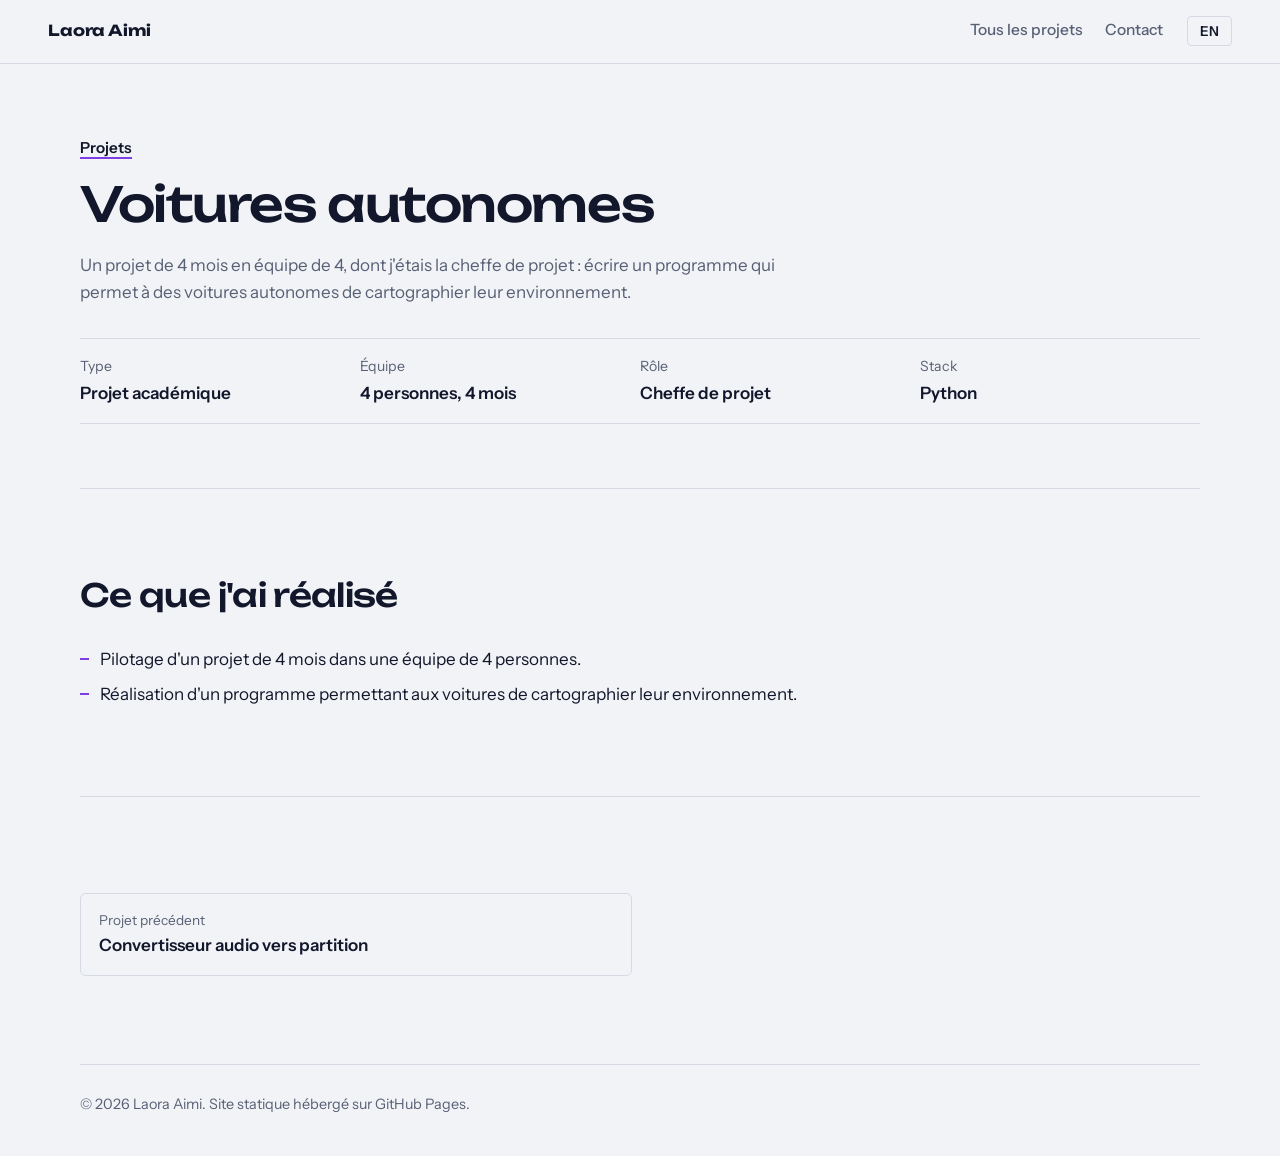
<file: projet-voitures-autonomes.html>
<!DOCTYPE html>
<html lang="fr">
<head>
  <meta charset="utf-8">
  <meta name="viewport" content="width=device-width, initial-scale=1">
  <title data-en="Autonomous cars | Laora Aimi">Voitures autonomes | Laora Aimi</title>
  <meta name="description" content="Un projet de 4 mois en équipe de 4, dont j&#x27;étais la cheffe de projet : écrire un programme qui permet à des voitures autonomes de cartographier leur environnement.">
  <meta name="color-scheme" content="light dark">
  <link rel="icon" href="data:image/svg+xml,%3Csvg xmlns='http://www.w3.org/2000/svg' viewBox='0 0 64 64'%3E%3Crect width='64' height='64' fill='%237B3FE4'/%3E%3Cpath d='M8 44 L22 44 L30 20 L42 50 L56 18' fill='none' stroke='white' stroke-width='6' stroke-linejoin='round' stroke-linecap='round'/%3E%3C/svg%3E">
  <link rel="preconnect" href="https://fonts.googleapis.com">
  <link rel="preconnect" href="https://fonts.gstatic.com" crossorigin>
  <link href="https://fonts.googleapis.com/css2?family=Instrument+Sans:wght@400;500;600;700&family=Unbounded:wght@500;700&display=swap" rel="stylesheet">
  <link rel="stylesheet" href="style.css">
</head>
<body id="top">
  <a class="skip" href="#contenu" data-en="Skip to content">Aller au contenu</a>

  <header class="bar">
    <a class="brand" href="index.html">Laora Aimi</a>
    <nav aria-label="Navigation principale">
      <a href="index.html#projets" data-en="All projects">Tous les projets</a>
      <a href="index.html#contact">Contact</a>
    </nav>
    <button class="lang" id="lang" type="button" aria-label="Switch to English">EN</button>
  </header>

  <main id="contenu">
    <section class="case-head wrap">
      <p class="crumb"><a class="link" href="index.html#projets" data-en="Projects">Projets</a></p>
      <h1 class="case-title" data-en="Autonomous cars">Voitures autonomes</h1>
      <p class="lead" data-en="A 4-month project in a team of 4, where I was project manager: writing a program that lets autonomous cars map their environment.">Un projet de 4 mois en équipe de 4, dont j&#x27;étais la cheffe de projet : écrire un programme qui permet à des voitures autonomes de cartographier leur environnement.</p>
      <dl class="facts">
        <div><dt data-en="Type">Type</dt><dd data-en="Academic project">Projet académique</dd></div>
        <div><dt data-en="Team">Équipe</dt><dd data-en="4 people, 4 months">4 personnes, 4 mois</dd></div>
        <div><dt data-en="Role">Rôle</dt><dd data-en="Project manager">Cheffe de projet</dd></div>
        <div><dt data-en="Stack">Stack</dt><dd data-en="Python">Python</dd></div>
      </dl>
    </section>

    <section class="sec wrap">
      <h2 data-en="What I did">Ce que j&#x27;ai réalisé</h2>
      <div class="prose">
        <ul class="plain">
          <li data-en="Managing a 4-month project in a team of 4.">Pilotage d&#x27;un projet de 4 mois dans une équipe de 4 personnes.</li>
          <li data-en="A program that enables cars to map their environment.">Réalisation d&#x27;un programme permettant aux voitures de cartographier leur environnement.</li>
        </ul>
      </div>
    </section>

    <!-- À compléter : captures d'écran, résultats chiffrés, ta contribution personnelle. -->
    <section class="sec wrap">
      <div class="pnav">
        <a class="prev" href="projet-audio-partition.html"><small data-en="Previous project">Projet précédent</small><strong data-en="Audio-to-score converter">Convertisseur audio vers partition</strong></a>
      </div>
    </section>
  </main>

  <footer class="wrap foot">
    <span data-en="© 2026 Laora Aimi. Static site hosted on GitHub Pages.">© 2026 Laora Aimi. Site statique hébergé sur GitHub Pages.</span>
  </footer>

  <script src="script.js"></script>
</body>
</html>
</file>
<file: style.css>
/* ==========================================================
   Portfolio Laora Aimi
   Palette : papier technique froid + couleurs des écrans de chronométrage
   (violet = meilleur temps, vert = record personnel, jaune = secteur plus lent)
   ========================================================== */

:root {
  --bg: #F2F3F7;
  --surface: #FFFFFF;
  --ink: #12172B;
  --muted: #586075;
  --line: #D5D9E3;
  --purple: #7B3FE4;
  --green: #10996A;
  --yellow: #E3B016;
  --on-purple: #FFFFFF;
  --trace-a: #12172B;
  --trace-b: #7B3FE4;
  --sector-tint: rgba(18, 23, 43, 0.045);

  --display: "Unbounded", "Arial Black", system-ui, sans-serif;
  --body: "Instrument Sans", system-ui, -apple-system, "Segoe UI", Roboto, sans-serif;
}

@media (prefers-color-scheme: dark) {
  :root {
    --bg: #0F1322;
    --surface: #171C30;
    --ink: #EEF0F8;
    --muted: #A0A8C0;
    --line: #2B3252;
    --purple: #A98BFF;
    --green: #3DCB98;
    --yellow: #F0C43B;
    --on-purple: #0F1322;
    --trace-a: #EEF0F8;
    --trace-b: #A98BFF;
    --sector-tint: rgba(238, 240, 248, 0.05);
  }
}

*, *::before, *::after { box-sizing: border-box; }

html { scroll-padding-top: 76px; }
@media (prefers-reduced-motion: no-preference) {
  html { scroll-behavior: smooth; }
}

body {
  margin: 0;
  background: var(--bg);
  color: var(--ink);
  font-family: var(--body);
  font-size: 1.0625rem;
  line-height: 1.6;
  -webkit-font-smoothing: antialiased;
  text-rendering: optimizeLegibility;
}

h1, h2, h3, p, ul, ol, dl, dd, figure { margin: 0; padding: 0; }
ul, ol { list-style: none; }
a { color: inherit; }

:focus-visible {
  outline: 3px solid var(--purple);
  outline-offset: 3px;
  border-radius: 2px;
}

.wrap {
  width: min(1120px, 100% - clamp(40px, 10vw, 96px));
  margin-inline: auto;
}

.sr-only {
  position: absolute; width: 1px; height: 1px; padding: 0; margin: -1px;
  overflow: hidden; clip: rect(0, 0, 0, 0); white-space: nowrap; border: 0;
}

.skip {
  position: absolute; left: 12px; top: -60px; z-index: 20;
  background: var(--ink); color: var(--bg); padding: 10px 14px; border-radius: 4px;
}
.skip:focus { top: 12px; }

/* ---------- Barre du haut ---------- */
.bar {
  position: sticky; top: 0; z-index: 10;
  display: flex; align-items: center; gap: 24px;
  padding: 14px clamp(20px, 5vw, 48px);
  background: var(--bg);
  background: color-mix(in srgb, var(--bg) 90%, transparent);
  backdrop-filter: blur(8px);
  border-bottom: 1px solid var(--line);
}
.brand {
  font-family: var(--display); font-weight: 700; font-size: 0.95rem;
  text-decoration: none; letter-spacing: -0.01em; margin-right: auto;
}
.bar nav { display: flex; flex-wrap: wrap; gap: 4px 22px; }
.bar nav a {
  text-decoration: none; font-weight: 500; font-size: 0.97rem; color: var(--muted);
  padding: 4px 0; border-bottom: 2px solid transparent;
}
.bar nav a:hover { color: var(--ink); border-bottom-color: var(--purple); }
.lang {
  font: 600 0.85rem var(--body); color: var(--ink); background: transparent;
  border: 1px solid var(--line); border-radius: 4px; padding: 6px 12px; cursor: pointer;
}
.lang:hover { border-color: var(--purple); }

@media (max-width: 640px) {
  .bar { flex-wrap: wrap; gap: 8px 16px; }
  .bar nav { order: 3; width: 100%; }
}

/* ---------- Hero ---------- */
.hero { padding-block: clamp(40px, 8vw, 88px) clamp(40px, 6vw, 72px); }
.hero-grid { display: grid; grid-template-columns: minmax(0, 1fr) auto; gap: 32px 48px; align-items: end; }
.hero-grid:has(.portrait[hidden]) { grid-template-columns: minmax(0, 1fr); }
@media (max-width: 760px) { .hero-grid { grid-template-columns: 1fr; } .hero-grid .portrait { order: -1; } }
.hero .facts { margin-top: clamp(32px, 5vw, 56px); }
.hero h1 {
  font-family: var(--display); font-weight: 700;
  font-size: clamp(2.7rem, 9.2vw, 7rem);
  line-height: 0.98; letter-spacing: -0.035em;
}
.role {
  margin-top: clamp(18px, 3vw, 28px);
  font-size: clamp(1.15rem, 2.4vw, 1.5rem); font-weight: 600; line-height: 1.3;
  max-width: 34ch;
}
.lead { margin-top: 14px; max-width: 62ch; color: var(--muted); }
.actions { margin-top: 28px; display: flex; flex-wrap: wrap; gap: 12px; }

.btn {
  display: inline-block; text-decoration: none; font-weight: 600;
  padding: 12px 20px; border-radius: 4px;
  border: 1.5px solid var(--ink); color: var(--ink);
}
.btn:hover { background: var(--ink); color: var(--bg); }
.btn.primary { background: var(--purple); border-color: var(--purple); color: var(--on-purple); }
.btn.primary:hover { filter: brightness(1.08); background: var(--purple); color: var(--on-purple); }

/* ---------- Sections ---------- */
.sec { padding-block: clamp(48px, 7vw, 88px); border-top: 1px solid var(--line); }
h2 {
  font-family: var(--display); font-weight: 500;
  font-size: clamp(1.45rem, 3.2vw, 2rem); letter-spacing: -0.02em; line-height: 1.15;
  margin-bottom: clamp(24px, 4vw, 40px);
}
h3 { font-size: 1.05rem; font-weight: 700; margin-bottom: 14px; }

/* ---------- Projets (feuille de chronométrage) ---------- */
.filters { display: flex; flex-wrap: wrap; gap: 8px; margin-bottom: 20px; }
.chip {
  display: inline-flex; align-items: center; gap: 8px;
  font: 500 0.95rem var(--body); color: var(--ink);
  background: transparent; border: 1px solid var(--line); border-radius: 4px;
  padding: 8px 14px; cursor: pointer;
}
.chip .sw { background: var(--cat); }
.chip:hover { border-color: var(--ink); }
.chip[aria-pressed="true"] { background: var(--ink); color: var(--bg); border-color: var(--ink); }

.projects { border-bottom: 1px solid var(--line); }
.proj {
  position: relative; display: grid;
  grid-template-columns: minmax(0, 1.5fr) minmax(0, 1fr) 20px;
  gap: 8px 32px; align-items: start;
  padding: 22px 12px 22px 24px;
  border-top: 1px solid var(--line);
  color: inherit; text-decoration: none;
}
.proj::before { content: ""; position: absolute; inset: 0 auto 0 0; width: 4px; background: var(--cat); }
.proj[data-cat="motorsport"] { --cat: var(--purple); }
.proj[data-cat="pro"] { --cat: var(--green); }
.proj[data-cat="academic"] { --cat: var(--yellow); }
.proj[hidden] { display: none; }
.proj:hover { background: var(--surface); }
.proj::after {
  content: ""; grid-column: 3; grid-row: 1; justify-self: end; margin-top: 9px;
  width: 9px; height: 9px;
  border-right: 2px solid var(--muted); border-top: 2px solid var(--muted);
  transform: rotate(45deg); transition: transform 0.2s ease;
}
.proj:hover::after { transform: translateX(4px) rotate(45deg); border-color: var(--purple); }
.proj:hover .name { text-decoration: underline; text-decoration-color: var(--purple); text-decoration-thickness: 2px; text-underline-offset: 4px; }

.proj .main { display: flex; flex-direction: column; gap: 4px; }
.proj .name { font-size: 1.15rem; font-weight: 600; line-height: 1.3; }
.proj .blurb { color: var(--muted); max-width: 60ch; }
.proj .meta { display: flex; flex-direction: column; gap: 2px; font-size: 0.95rem; }
.proj .tags { color: var(--muted); font-size: 0.9rem; }

@media (max-width: 760px) {
  .proj { grid-template-columns: minmax(0, 1fr) 20px; padding-left: 20px; }
  .proj .meta { grid-column: 1; grid-row: 2; }
}

/* ---------- Liens ---------- */
.link {
  color: var(--ink); font-weight: 600;
  text-decoration: underline; text-decoration-color: var(--purple);
  text-decoration-thickness: 2px; text-underline-offset: 4px;
}
.link:hover { color: var(--purple); }

/* ---------- Parcours ---------- */
.about { margin-bottom: clamp(36px, 5vw, 56px); }
.about p { max-width: 68ch; }
.portrait { width: clamp(170px, 22vw, 260px); }
.portrait img {
  display: block; width: 100%; height: auto; aspect-ratio: 4 / 5;
  object-fit: cover; border-radius: 6px; border: 1px solid var(--line);
}

.cols { display: grid; grid-template-columns: repeat(2, minmax(0, 1fr)); gap: 40px 56px; }
@media (max-width: 860px) { .cols { grid-template-columns: 1fr; } }

.timeline li {
  display: grid; grid-template-columns: 8.2rem minmax(0, 1fr); gap: 16px;
  padding: 16px 0; border-top: 1px solid var(--line);
}
.timeline li:last-child { border-bottom: 1px solid var(--line); }
.timeline .when { color: var(--muted); font-size: 0.95rem; font-variant-numeric: tabular-nums; padding-top: 2px; }
.timeline strong { font-weight: 600; }
.timeline .where { color: var(--muted); margin-left: 6px; }
.timeline p { margin-top: 4px; color: var(--muted); font-size: 0.97rem; }
@media (max-width: 520px) {
  .timeline li { grid-template-columns: 1fr; gap: 2px; }
}

/* ---------- Compétences ---------- */
.specs > div {
  display: grid; grid-template-columns: 11rem minmax(0, 1fr); gap: 8px 24px;
  padding: 16px 0; border-top: 1px solid var(--line);
}
.specs > div:last-child { border-bottom: 1px solid var(--line); }
.specs dt { font-weight: 700; }
.specs dd { max-width: 70ch; }
@media (max-width: 640px) { .specs > div { grid-template-columns: 1fr; gap: 2px; } }

/* ---------- Contact ---------- */
.contact-lead { max-width: 58ch; color: var(--muted); }
.mail {
  display: inline-block; margin-top: 20px;
  font-family: var(--display); font-weight: 500;
  font-size: clamp(1.15rem, 3.6vw, 2.2rem); letter-spacing: -0.02em;
  text-decoration: underline; text-decoration-color: var(--purple);
  text-decoration-thickness: 3px; text-underline-offset: 8px;
  overflow-wrap: anywhere;
}
.mail:hover { color: var(--purple); }
.links { margin-top: 28px; display: flex; flex-wrap: wrap; gap: 12px 32px; }

.foot {
  padding-block: 28px 40px; border-top: 1px solid var(--line);
  color: var(--muted); font-size: 0.9rem;
}

/* ==========================================================
   Page d'étude de cas (tbmouv.html)
   ========================================================== */
.case-head { padding-block: clamp(36px, 6vw, 72px) clamp(36px, 5vw, 64px); }
.crumb { margin-bottom: 18px; font-size: 0.95rem; }
.case-title {
  font-family: var(--display); font-weight: 500;
  font-size: clamp(1.7rem, 4.6vw, 3rem); line-height: 1.12; letter-spacing: -0.03em;
  max-width: 24ch;
}
.case-head .lead { margin-top: 20px; max-width: 64ch; }

.facts {
  margin-top: 32px;
  display: grid; grid-template-columns: repeat(auto-fit, minmax(210px, 1fr)); gap: 0;
  border-top: 1px solid var(--line); border-bottom: 1px solid var(--line);
}
.facts > div { padding: 16px 20px 16px 0; }
.facts dt { font-size: 0.88rem; color: var(--muted); }
.facts dd { font-weight: 600; margin-top: 2px; }

.prose { max-width: 72ch; }
.prose p + p, .prose p + ul, .prose ul + p, .prose ul + h3, .prose p + h3 { margin-top: 16px; }
.prose h3 { margin-top: 36px; }
.prose > h3:first-child { margin-top: 0; }

.plain { display: grid; gap: 8px; }
.plain li { position: relative; padding-left: 20px; }
.plain li::before {
  content: ""; position: absolute; left: 0; top: 0.72em;
  width: 9px; height: 2px; background: var(--purple);
}

.sec > h3 { margin-top: 40px; }
.sec > h3:first-of-type { margin-top: 0; }

.shot { margin-block: 20px 28px; }
.shot a { display: block; }
.shot img {
  display: block; width: 100%; height: auto;
  background: #fff; border: 1px solid var(--line); border-radius: 6px;
}
.shot a:hover img { border-color: var(--purple); }
.shot figcaption { margin-top: 10px; font-size: 0.93rem; color: var(--muted); max-width: 72ch; }

.pair { display: grid; grid-template-columns: repeat(2, minmax(0, 1fr)); gap: 8px 28px; align-items: start; }
@media (max-width: 860px) { .pair { grid-template-columns: 1fr; } }

.sec .prose + .shot { margin-top: 32px; }
.sec .shot + .prose { margin-top: 12px; }

/* ---------- Pages projet ---------- */
.sec h2 + .prose { margin-top: -8px; }
.pnav { display: grid; grid-template-columns: 1fr 1fr; gap: 16px; margin-top: 8px; }
.pnav a {
  display: block; padding: 16px 18px; text-decoration: none;
  border: 1px solid var(--line); border-radius: 6px;
}
.pnav a:hover { border-color: var(--purple); background: var(--surface); }
.pnav small { display: block; color: var(--muted); font-size: 0.85rem; }
.pnav strong { font-weight: 600; }
.pnav .next { text-align: right; grid-column: 2; }
.pnav .prev { grid-column: 1; }
@media (max-width: 560px) { .pnav { grid-template-columns: 1fr; } .pnav .next, .pnav .prev { grid-column: 1; text-align: left; } }
.reflink { margin-top: 18px; }

.sw { display: inline-block; width: 10px; height: 10px; border-radius: 2px; flex: none; }
</file>
